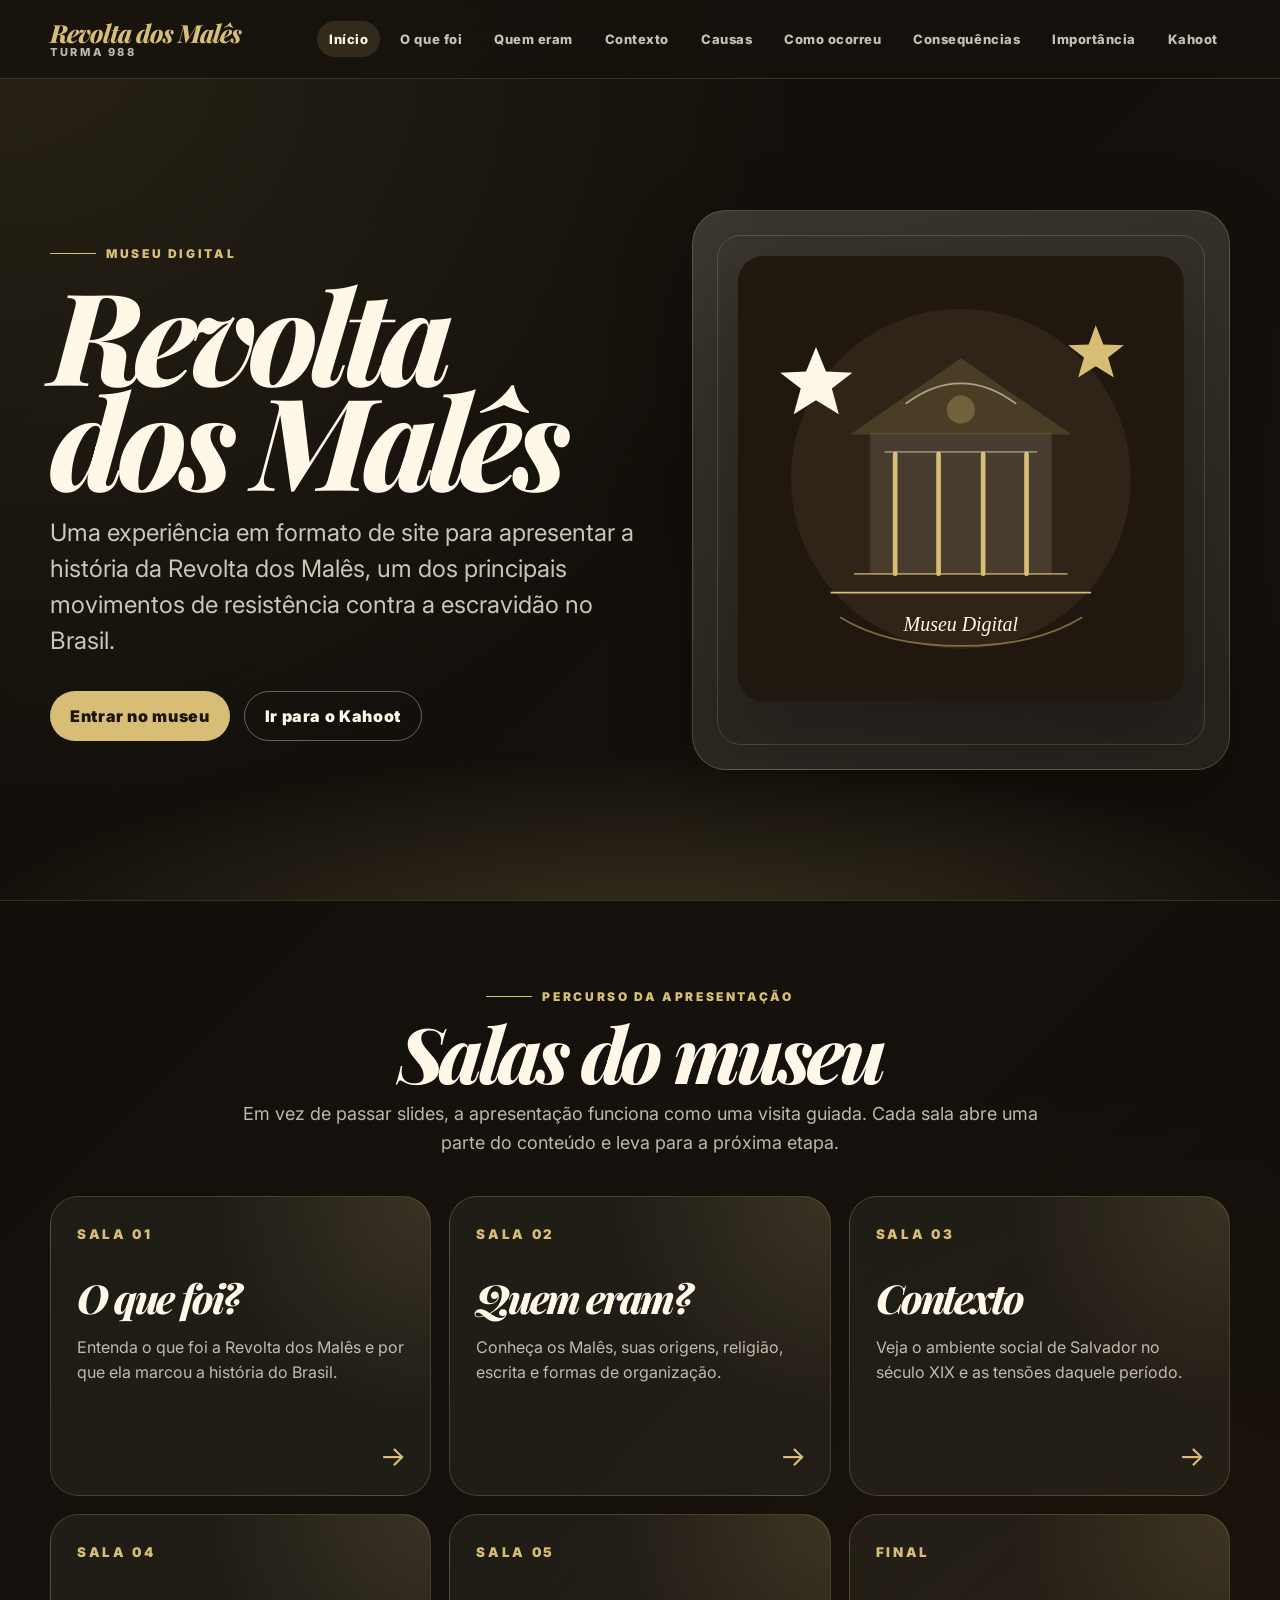
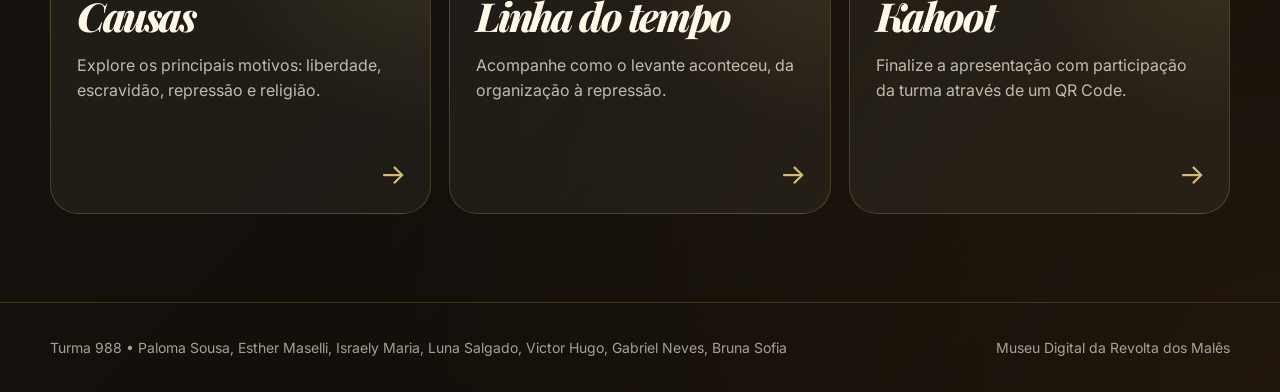
<file: index.html>
<!DOCTYPE html>
<html lang="pt-BR">
<head>
  <meta charset="UTF-8" />
  <meta name="viewport" content="width=device-width, initial-scale=1.0" />

  <title>Início | Revolta dos Malês</title>
  <meta name="description" content="Museu digital interativo sobre a Revolta dos Malês." />

  <link rel="preconnect" href="https://fonts.googleapis.com">
  <link rel="preconnect" href="https://fonts.gstatic.com" crossorigin>
  <link href="https://fonts.googleapis.com/css2?family=Inter:wght@500;600;700;800;900&family=Playfair+Display:ital,wght@1,600;1,700;1,800&display=swap" rel="stylesheet">

  <link rel="stylesheet" href="style.css" />
</head>

<body>
  <div class="site-shell">
    <header class="museum-header">
  <div class="navbar">
    <a class="logo" href="index.html">
      <span>Revolta dos Malês</span>
      <span>Turma 988</span>
    </a>

    <button class="menu-toggle" type="button" data-menu-toggle>Menu</button>

    <nav class="navlinks" data-navlinks>
      <a href="index.html">Início</a>
      <a href="o-que-foi.html">O que foi</a>
      <a href="quem-eram.html">Quem eram</a>
      <a href="contexto.html">Contexto</a>
      <a href="causas.html">Causas</a>
      <a href="como-ocorreu.html">Como ocorreu</a>
      <a href="consequencias.html">Consequências</a>
      <a href="importancia.html">Importância</a>
      <a href="kahoot.html">Kahoot</a>
    </nav>
  </div>
</header>

    <main>
  <section class="hero">
    <div class="hero-inner">
      <div class="reveal">
        <span class="kicker">Museu Digital</span>
        <h1>Revolta<br>dos Malês</h1>
        <p class="hero-copy">
          Uma experiência em formato de site para apresentar a história da Revolta dos Malês,
          um dos principais movimentos de resistência contra a escravidão no Brasil.
        </p>

        <div class="hero-actions">
          <a class="btn btn-primary" href="o-que-foi.html">Entrar no museu</a>
          <a class="btn btn-outline" href="kahoot.html">Ir para o Kahoot</a>
        </div>
      </div>

      <div class="museum-card reveal">
        <div class="exhibit-visual">
          <svg width="760" height="760" viewBox="0 0 760 760" fill="none" xmlns="http://www.w3.org/2000/svg" aria-label="Ilustração de fachada de museu digital">
  <rect width="760" height="760" rx="44" fill="#20170F"/>
  <circle cx="380" cy="380" r="290" fill="#D8BD77" opacity="0.08"/>
  <path d="M158 574H602" stroke="#D8BD77" stroke-width="3"/>
  <path d="M198 542H562" stroke="#D8BD77" stroke-width="3" opacity=".7"/>
  <path d="M226 303H534V542H226V303Z" fill="#EFE4CD" opacity=".12" stroke="#D8BD77" stroke-width="3"/>
  <path d="M196 303L380 176L564 303H196Z" fill="#D8BD77" opacity=".16" stroke="#D8BD77" stroke-width="3"/>
  <path d="M268 338V542M342 338V542M418 338V542M492 338V542" stroke="#D8BD77" stroke-width="8" stroke-linecap="round"/>
  <path d="M250 334H510" stroke="#EFE4CD" stroke-width="3" opacity=".45"/>
  <path d="M286 252C316 229 347 217 380 217C413 217 444 229 474 252" stroke="#EFE4CD" stroke-width="3" opacity=".6"/>
  <circle cx="380" cy="262" r="24" fill="#D8BD77" opacity=".28"/>
  <path d="M133 155L150 197L195 199L160 226L172 270L133 246L95 270L107 226L72 199L116 197L133 155Z" fill="#FFF8E9"/>
  <path d="M610 118L623 151L658 152L631 173L641 207L610 188L580 207L590 173L563 152L598 151L610 118Z" fill="#D8BD77"/>
  <path d="M587 616C540 645 471 665 381 665C291 665 221 645 174 616" stroke="#D8BD77" stroke-width="3" opacity=".5"/>
  <text x="380" y="640" text-anchor="middle" fill="#FFF8E9" font-family="Georgia" font-size="34" font-style="italic">Museu Digital</text>
</svg>
        </div>
      </div>
    </div>
  </section>

  <section class="section">
    <div class="container">
      <div class="section-head center reveal">
        <span class="kicker">Percurso da apresentação</span>
        <h2>Salas do museu</h2>
        <p>
          Em vez de passar slides, a apresentação funciona como uma visita guiada.
          Cada sala abre uma parte do conteúdo e leva para a próxima etapa.
        </p>
      </div>

      <div class="rooms-grid">
        <a class="room-card reveal" href="o-que-foi.html">
          <small>Sala 01</small>
          <h3>O que foi?</h3>
          <p>Entenda o que foi a Revolta dos Malês e por que ela marcou a história do Brasil.</p>
          <span class="arrow">→</span>
        </a>

        <a class="room-card reveal" href="quem-eram.html">
          <small>Sala 02</small>
          <h3>Quem eram?</h3>
          <p>Conheça os Malês, suas origens, religião, escrita e formas de organização.</p>
          <span class="arrow">→</span>
        </a>

        <a class="room-card reveal" href="contexto.html">
          <small>Sala 03</small>
          <h3>Contexto</h3>
          <p>Veja o ambiente social de Salvador no século XIX e as tensões daquele período.</p>
          <span class="arrow">→</span>
        </a>

        <a class="room-card reveal" href="causas.html">
          <small>Sala 04</small>
          <h3>Causas</h3>
          <p>Explore os principais motivos: liberdade, escravidão, repressão e religião.</p>
          <span class="arrow">→</span>
        </a>

        <a class="room-card reveal" href="como-ocorreu.html">
          <small>Sala 05</small>
          <h3>Linha do tempo</h3>
          <p>Acompanhe como o levante aconteceu, da organização à repressão.</p>
          <span class="arrow">→</span>
        </a>

        <a class="room-card reveal" href="kahoot.html">
          <small>Final</small>
          <h3>Kahoot</h3>
          <p>Finalize a apresentação com participação da turma através de um QR Code.</p>
          <span class="arrow">→</span>
        </a>
      </div>
    </div>
  </section>
</main>

    <footer class="footer">
  <div class="footer-inner">
    <span>Turma 988 • Paloma Sousa, Esther Maselli, Israely Maria, Luna Salgado, Victor Hugo, Gabriel Neves, Bruna Sofia</span>
    <span>Museu Digital da Revolta dos Malês</span>
  </div>
</footer>
  </div>

  <script src="config.js"></script>
  <script src="script.js"></script>
</body>
</html>
</file>
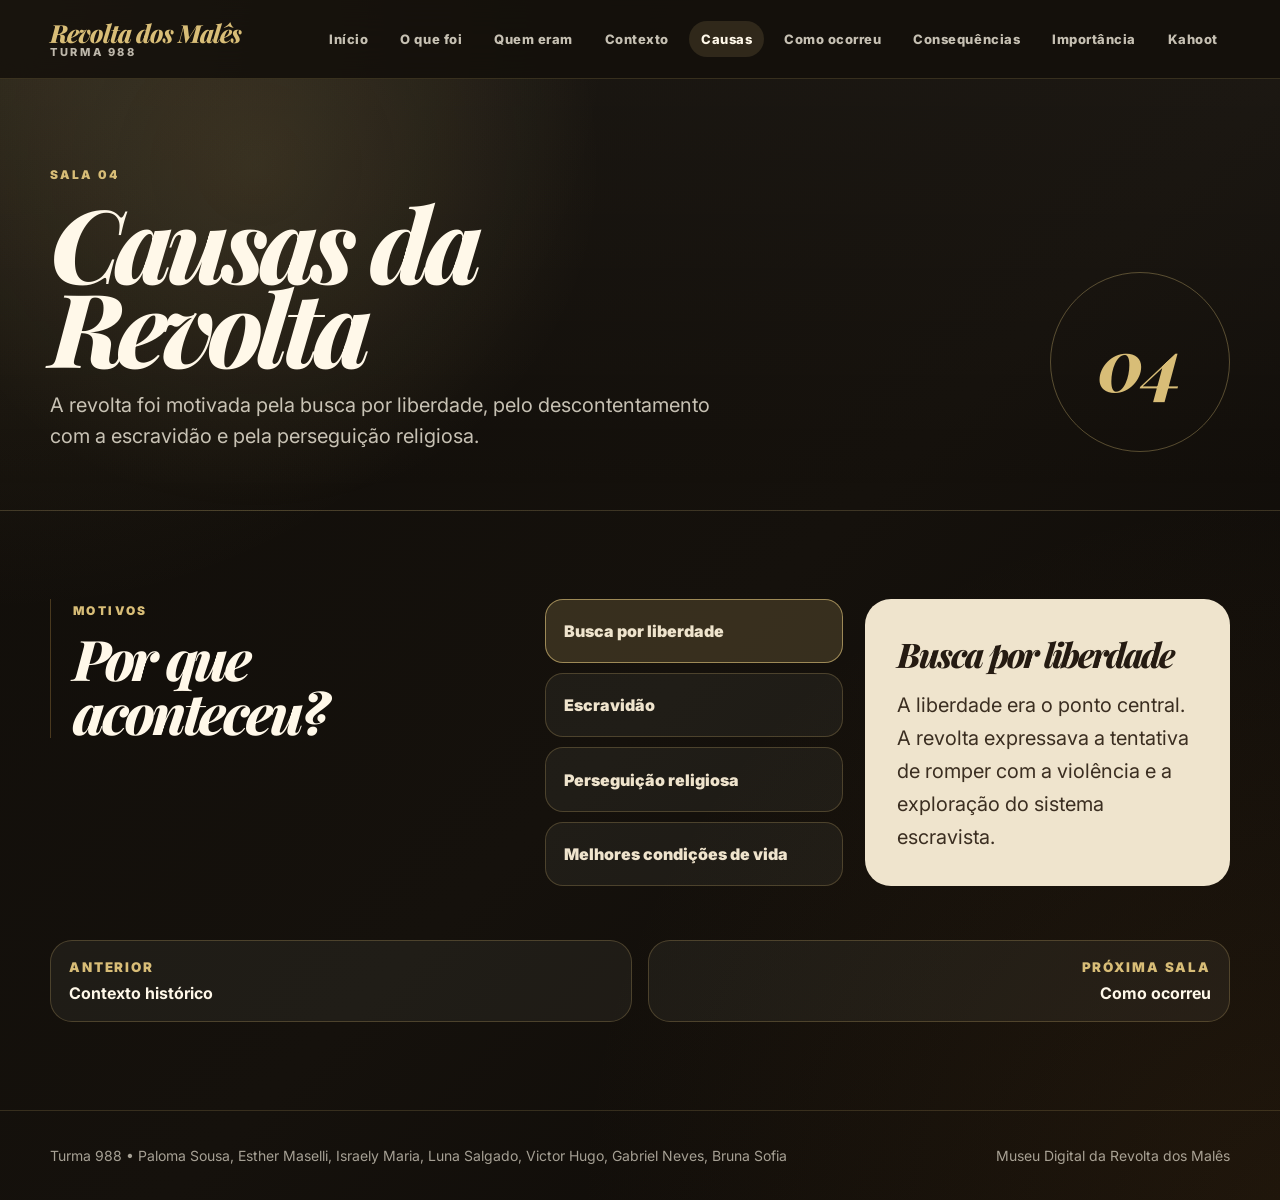
<file: causas.html>
<!DOCTYPE html>
<html lang="pt-BR">
<head>
  <meta charset="UTF-8" />
  <meta name="viewport" content="width=device-width, initial-scale=1.0" />

  <title>Causas da Revolta | Revolta dos Malês</title>
  <meta name="description" content="Museu digital interativo sobre a Revolta dos Malês." />

  <link rel="preconnect" href="https://fonts.googleapis.com">
  <link rel="preconnect" href="https://fonts.gstatic.com" crossorigin>
  <link href="https://fonts.googleapis.com/css2?family=Inter:wght@500;600;700;800;900&family=Playfair+Display:ital,wght@1,600;1,700;1,800&display=swap" rel="stylesheet">

  <link rel="stylesheet" href="style.css" />
</head>

<body>
  <div class="site-shell">
    <header class="museum-header">
  <div class="navbar">
    <a class="logo" href="index.html">
      <span>Revolta dos Malês</span>
      <span>Turma 988</span>
    </a>

    <button class="menu-toggle" type="button" data-menu-toggle>Menu</button>

    <nav class="navlinks" data-navlinks>
      <a href="index.html">Início</a>
      <a href="o-que-foi.html">O que foi</a>
      <a href="quem-eram.html">Quem eram</a>
      <a href="contexto.html">Contexto</a>
      <a href="causas.html">Causas</a>
      <a href="como-ocorreu.html">Como ocorreu</a>
      <a href="consequencias.html">Consequências</a>
      <a href="importancia.html">Importância</a>
      <a href="kahoot.html">Kahoot</a>
    </nav>
  </div>
</header>

    <main>
  <section class="page-hero">
    <div class="page-hero-inner">
      <div class="reveal">
        <div class="breadcrumb">Sala 04</div>
        <h1>Causas da Revolta</h1>
        <p>A revolta foi motivada pela busca por liberdade, pelo descontentamento com a escravidão e pela perseguição religiosa.</p>
      </div>
      <div class="room-number reveal">04</div>
    </div>
  </section>

  <section class="section">
    <div class="container content-grid">
      <aside class="side-label reveal">
        <span>Motivos</span>
        <h2>Por que aconteceu?</h2>
      </aside>

      <div class="cause-tabs reveal">
      <div class="tab-buttons">
        <button class="tab-btn active" type="button" data-tab="liberdade">Busca por liberdade</button>
        <button class="tab-btn" type="button" data-tab="escravidao">Escravidão</button>
        <button class="tab-btn" type="button" data-tab="religiao">Perseguição religiosa</button>
        <button class="tab-btn" type="button" data-tab="vida">Melhores condições de vida</button>
      </div>
      <div class="tab-content">
        <h3 data-tab-title>Busca por liberdade</h3>
        <p data-tab-text>A liberdade era o ponto central. A revolta expressava a tentativa de romper com a violência e a exploração do sistema escravista.</p>
      </div>
    </div>
    </div>

    <div class="container">
      <div class="pager">
        <a href="contexto.html">
          <small>Anterior</small>
          <strong>Contexto histórico</strong>
        </a>
        <a href="como-ocorreu.html">
          <small>Próxima sala</small>
          <strong>Como ocorreu</strong>
        </a>
      </div>
    </div>
  </section>
</main>

    <footer class="footer">
  <div class="footer-inner">
    <span>Turma 988 • Paloma Sousa, Esther Maselli, Israely Maria, Luna Salgado, Victor Hugo, Gabriel Neves, Bruna Sofia</span>
    <span>Museu Digital da Revolta dos Malês</span>
  </div>
</footer>
  </div>

  <script src="config.js"></script>
  <script src="script.js"></script>
</body>
</html>
</file>
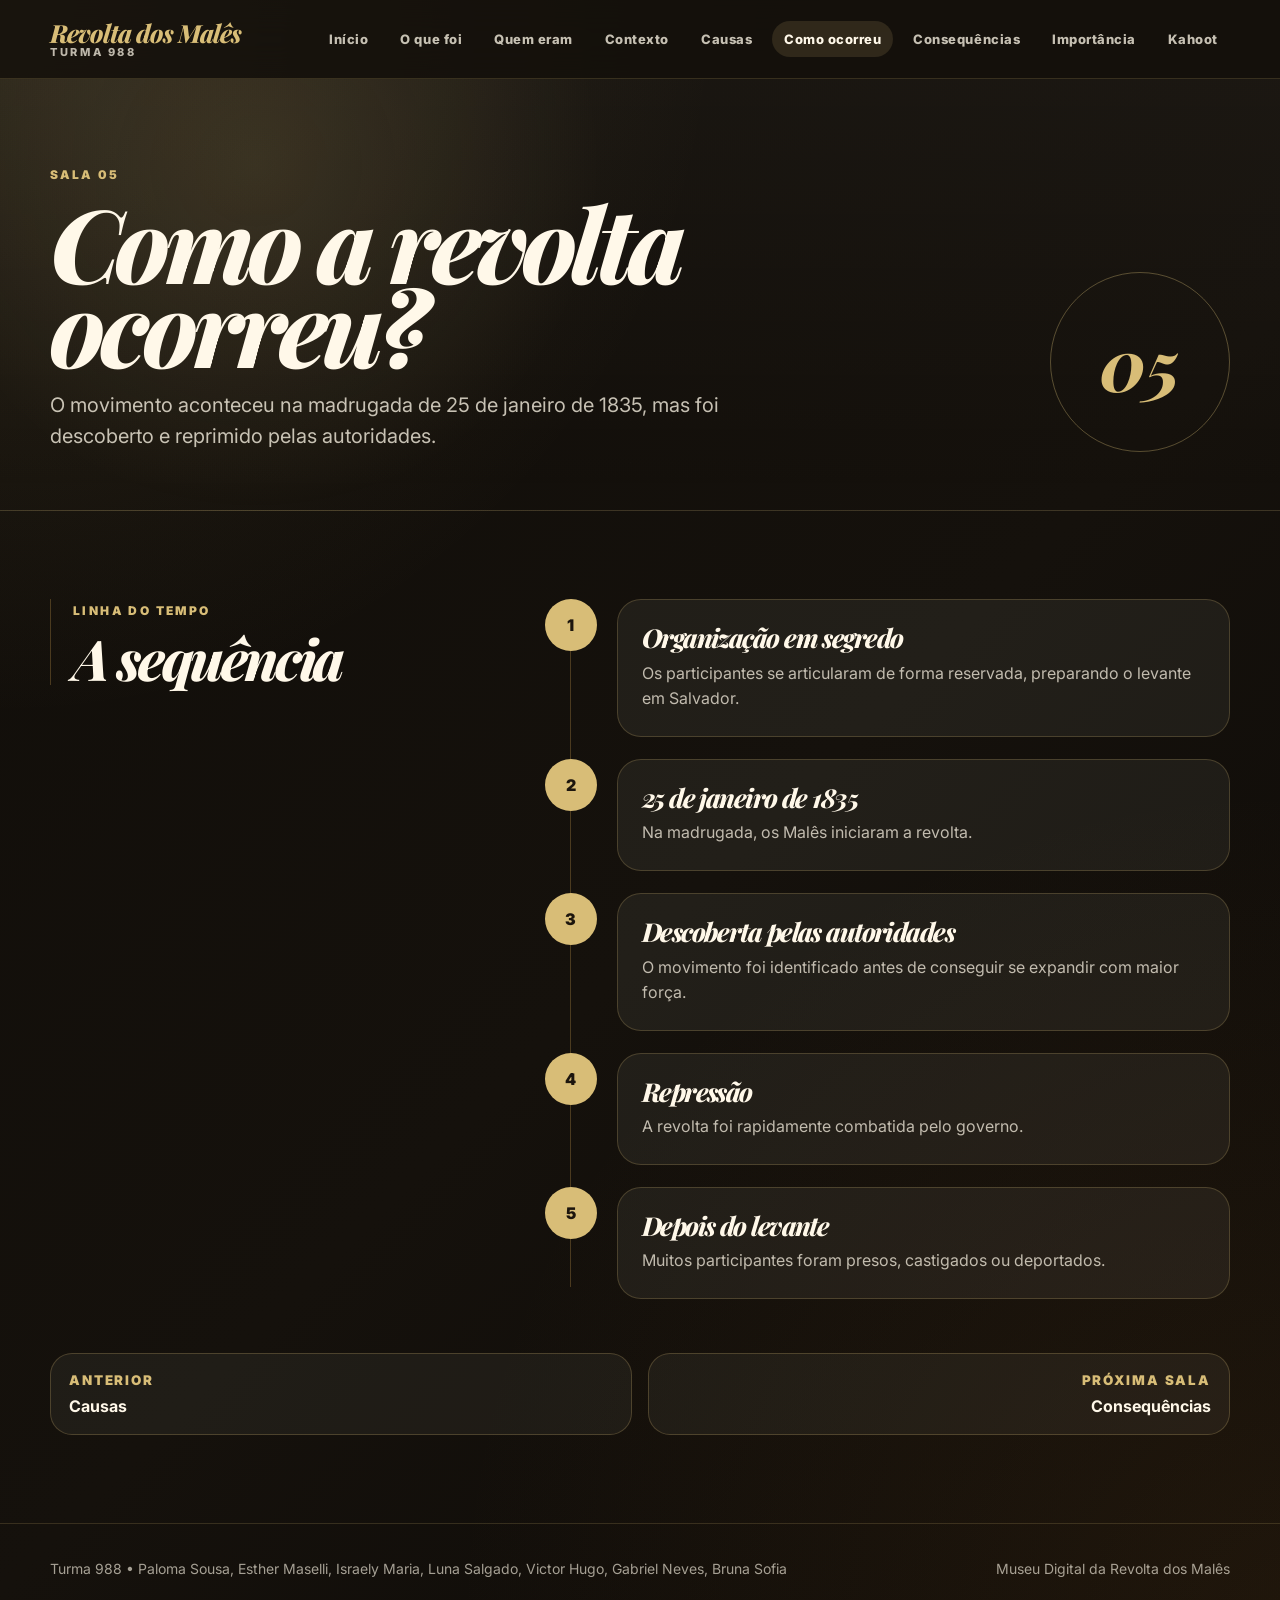
<file: como-ocorreu.html>
<!DOCTYPE html>
<html lang="pt-BR">
<head>
  <meta charset="UTF-8" />
  <meta name="viewport" content="width=device-width, initial-scale=1.0" />

  <title>Como a revolta ocorreu? | Revolta dos Malês</title>
  <meta name="description" content="Museu digital interativo sobre a Revolta dos Malês." />

  <link rel="preconnect" href="https://fonts.googleapis.com">
  <link rel="preconnect" href="https://fonts.gstatic.com" crossorigin>
  <link href="https://fonts.googleapis.com/css2?family=Inter:wght@500;600;700;800;900&family=Playfair+Display:ital,wght@1,600;1,700;1,800&display=swap" rel="stylesheet">

  <link rel="stylesheet" href="style.css" />
</head>

<body>
  <div class="site-shell">
    <header class="museum-header">
  <div class="navbar">
    <a class="logo" href="index.html">
      <span>Revolta dos Malês</span>
      <span>Turma 988</span>
    </a>

    <button class="menu-toggle" type="button" data-menu-toggle>Menu</button>

    <nav class="navlinks" data-navlinks>
      <a href="index.html">Início</a>
      <a href="o-que-foi.html">O que foi</a>
      <a href="quem-eram.html">Quem eram</a>
      <a href="contexto.html">Contexto</a>
      <a href="causas.html">Causas</a>
      <a href="como-ocorreu.html">Como ocorreu</a>
      <a href="consequencias.html">Consequências</a>
      <a href="importancia.html">Importância</a>
      <a href="kahoot.html">Kahoot</a>
    </nav>
  </div>
</header>

    <main>
  <section class="page-hero">
    <div class="page-hero-inner">
      <div class="reveal">
        <div class="breadcrumb">Sala 05</div>
        <h1>Como a revolta ocorreu?</h1>
        <p>O movimento aconteceu na madrugada de 25 de janeiro de 1835, mas foi descoberto e reprimido pelas autoridades.</p>
      </div>
      <div class="room-number reveal">05</div>
    </div>
  </section>

  <section class="section">
    <div class="container content-grid">
      <aside class="side-label reveal">
        <span>Linha do tempo</span>
        <h2>A sequência</h2>
      </aside>

      <div class="timeline reveal">
      <div class="timeline-item">
        <span class="dot">1</span>
        <div class="timeline-card">
          <h3>Organização em segredo</h3>
          <p>Os participantes se articularam de forma reservada, preparando o levante em Salvador.</p>
        </div>
      </div>
      <div class="timeline-item">
        <span class="dot">2</span>
        <div class="timeline-card">
          <h3>25 de janeiro de 1835</h3>
          <p>Na madrugada, os Malês iniciaram a revolta.</p>
        </div>
      </div>
      <div class="timeline-item">
        <span class="dot">3</span>
        <div class="timeline-card">
          <h3>Descoberta pelas autoridades</h3>
          <p>O movimento foi identificado antes de conseguir se expandir com maior força.</p>
        </div>
      </div>
      <div class="timeline-item">
        <span class="dot">4</span>
        <div class="timeline-card">
          <h3>Repressão</h3>
          <p>A revolta foi rapidamente combatida pelo governo.</p>
        </div>
      </div>
      <div class="timeline-item">
        <span class="dot">5</span>
        <div class="timeline-card">
          <h3>Depois do levante</h3>
          <p>Muitos participantes foram presos, castigados ou deportados.</p>
        </div>
      </div>
    </div>
    </div>

    <div class="container">
      <div class="pager">
        <a href="causas.html">
          <small>Anterior</small>
          <strong>Causas</strong>
        </a>
        <a href="consequencias.html">
          <small>Próxima sala</small>
          <strong>Consequências</strong>
        </a>
      </div>
    </div>
  </section>
</main>

    <footer class="footer">
  <div class="footer-inner">
    <span>Turma 988 • Paloma Sousa, Esther Maselli, Israely Maria, Luna Salgado, Victor Hugo, Gabriel Neves, Bruna Sofia</span>
    <span>Museu Digital da Revolta dos Malês</span>
  </div>
</footer>
  </div>

  <script src="config.js"></script>
  <script src="script.js"></script>
</body>
</html>
</file>
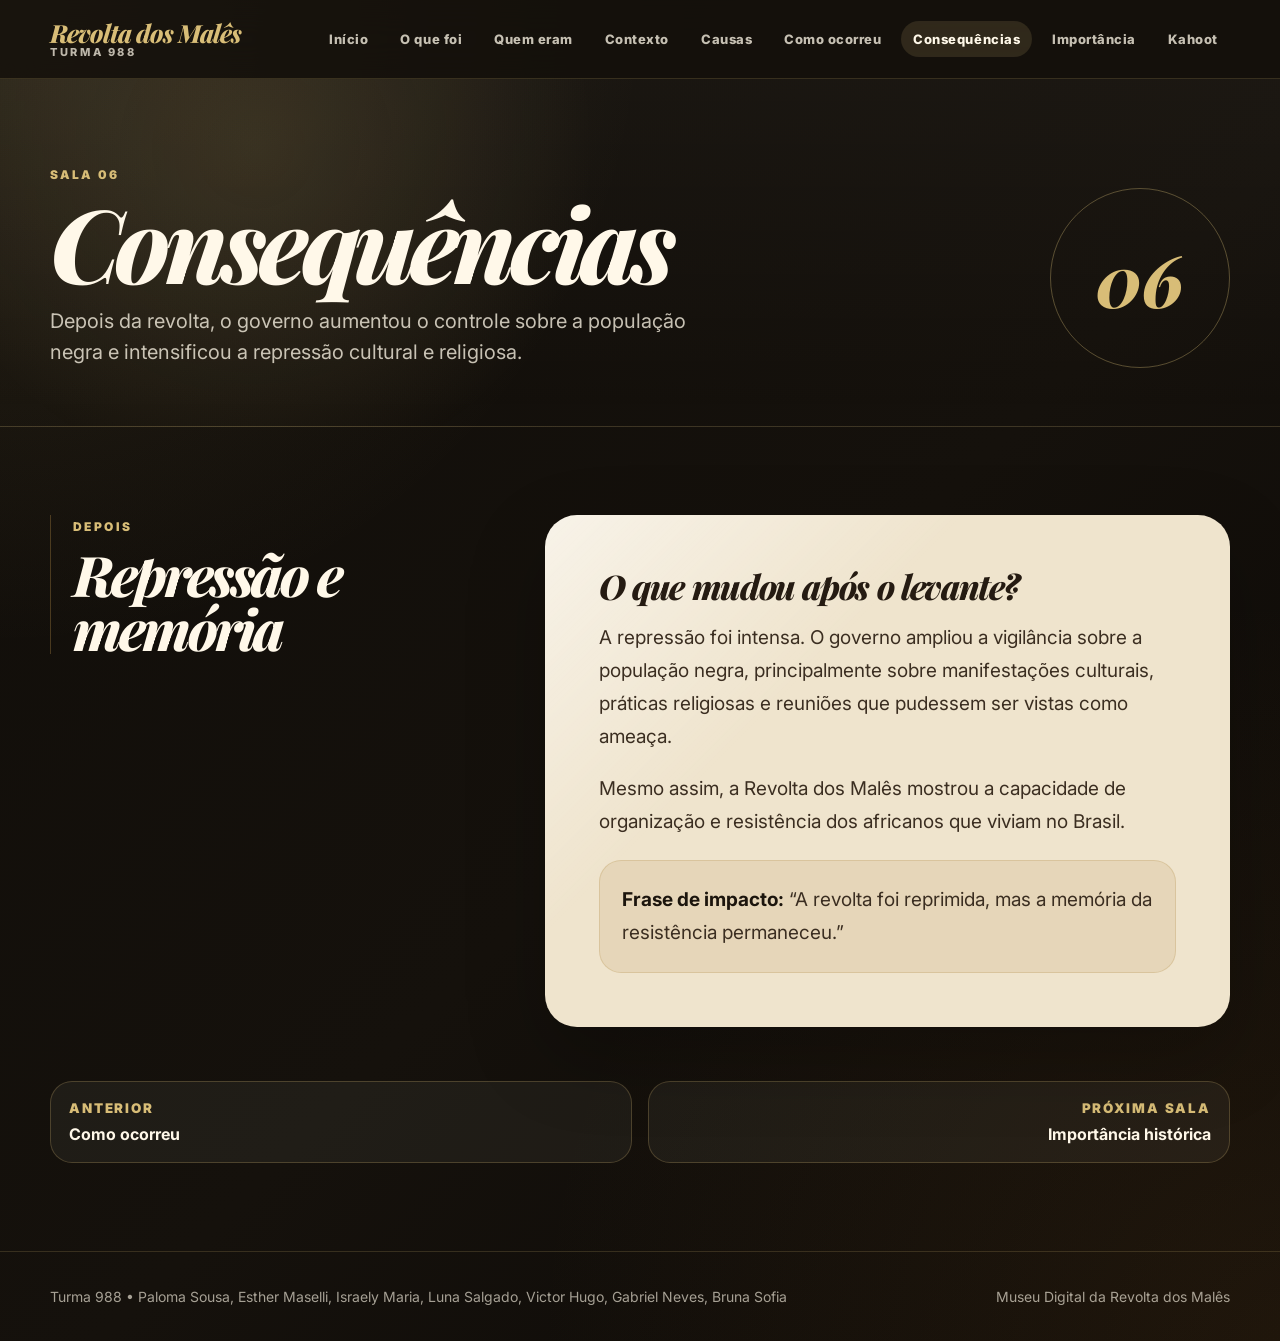
<file: consequencias.html>
<!DOCTYPE html>
<html lang="pt-BR">
<head>
  <meta charset="UTF-8" />
  <meta name="viewport" content="width=device-width, initial-scale=1.0" />

  <title>Consequências | Revolta dos Malês</title>
  <meta name="description" content="Museu digital interativo sobre a Revolta dos Malês." />

  <link rel="preconnect" href="https://fonts.googleapis.com">
  <link rel="preconnect" href="https://fonts.gstatic.com" crossorigin>
  <link href="https://fonts.googleapis.com/css2?family=Inter:wght@500;600;700;800;900&family=Playfair+Display:ital,wght@1,600;1,700;1,800&display=swap" rel="stylesheet">

  <link rel="stylesheet" href="style.css" />
</head>

<body>
  <div class="site-shell">
    <header class="museum-header">
  <div class="navbar">
    <a class="logo" href="index.html">
      <span>Revolta dos Malês</span>
      <span>Turma 988</span>
    </a>

    <button class="menu-toggle" type="button" data-menu-toggle>Menu</button>

    <nav class="navlinks" data-navlinks>
      <a href="index.html">Início</a>
      <a href="o-que-foi.html">O que foi</a>
      <a href="quem-eram.html">Quem eram</a>
      <a href="contexto.html">Contexto</a>
      <a href="causas.html">Causas</a>
      <a href="como-ocorreu.html">Como ocorreu</a>
      <a href="consequencias.html">Consequências</a>
      <a href="importancia.html">Importância</a>
      <a href="kahoot.html">Kahoot</a>
    </nav>
  </div>
</header>

    <main>
  <section class="page-hero">
    <div class="page-hero-inner">
      <div class="reveal">
        <div class="breadcrumb">Sala 06</div>
        <h1>Consequências</h1>
        <p>Depois da revolta, o governo aumentou o controle sobre a população negra e intensificou a repressão cultural e religiosa.</p>
      </div>
      <div class="room-number reveal">06</div>
    </div>
  </section>

  <section class="section">
    <div class="container content-grid">
      <aside class="side-label reveal">
        <span>Depois</span>
        <h2>Repressão e memória</h2>
      </aside>

      <article class="article-card reveal">
      <h3>O que mudou após o levante?</h3>
      <p>
        A repressão foi intensa. O governo ampliou a vigilância sobre a população negra, principalmente sobre
        manifestações culturais, práticas religiosas e reuniões que pudessem ser vistas como ameaça.
      </p>
      <p>
        Mesmo assim, a Revolta dos Malês mostrou a capacidade de organização e resistência dos africanos que viviam no Brasil.
      </p>
      <div class="highlight-box">
        <p><strong>Frase de impacto:</strong> “A revolta foi reprimida, mas a memória da resistência permaneceu.”</p>
      </div>
    </article>
    </div>

    <div class="container">
      <div class="pager">
        <a href="como-ocorreu.html">
          <small>Anterior</small>
          <strong>Como ocorreu</strong>
        </a>
        <a href="importancia.html">
          <small>Próxima sala</small>
          <strong>Importância histórica</strong>
        </a>
      </div>
    </div>
  </section>
</main>

    <footer class="footer">
  <div class="footer-inner">
    <span>Turma 988 • Paloma Sousa, Esther Maselli, Israely Maria, Luna Salgado, Victor Hugo, Gabriel Neves, Bruna Sofia</span>
    <span>Museu Digital da Revolta dos Malês</span>
  </div>
</footer>
  </div>

  <script src="config.js"></script>
  <script src="script.js"></script>
</body>
</html>
</file>
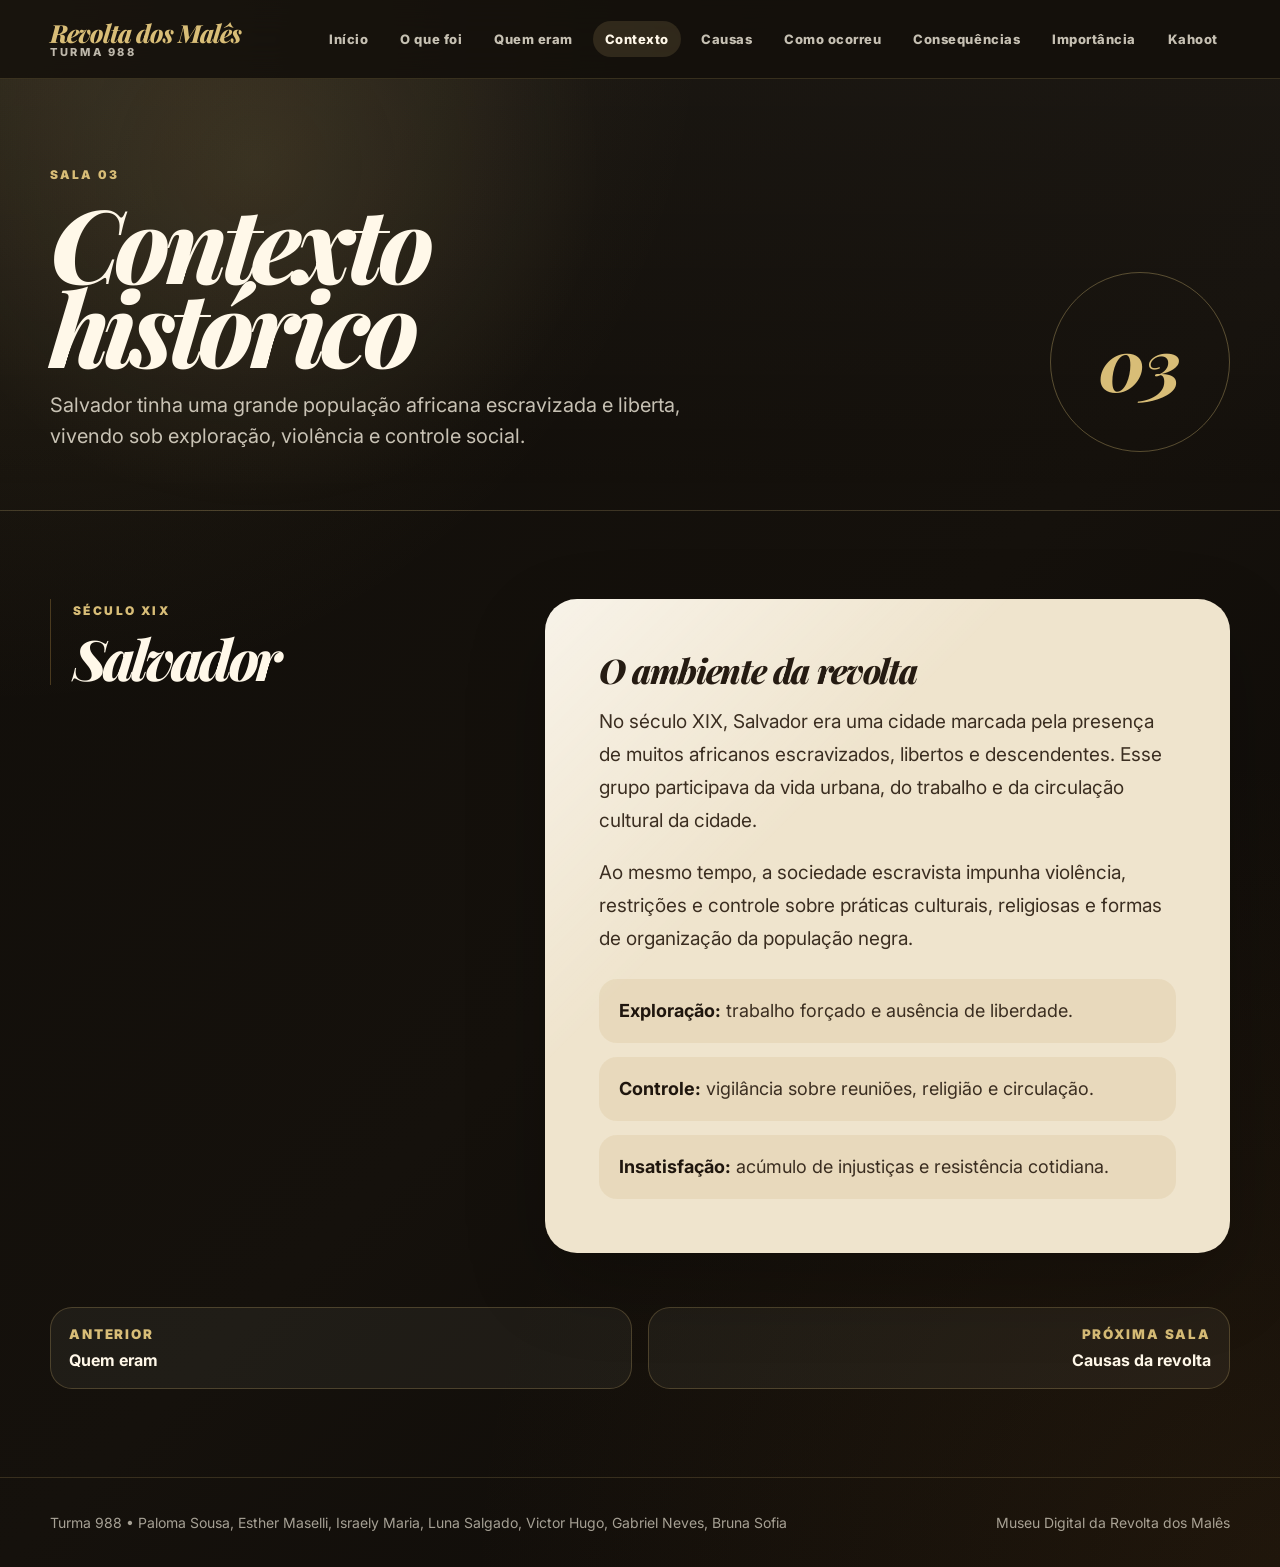
<file: contexto.html>
<!DOCTYPE html>
<html lang="pt-BR">
<head>
  <meta charset="UTF-8" />
  <meta name="viewport" content="width=device-width, initial-scale=1.0" />

  <title>Contexto histórico | Revolta dos Malês</title>
  <meta name="description" content="Museu digital interativo sobre a Revolta dos Malês." />

  <link rel="preconnect" href="https://fonts.googleapis.com">
  <link rel="preconnect" href="https://fonts.gstatic.com" crossorigin>
  <link href="https://fonts.googleapis.com/css2?family=Inter:wght@500;600;700;800;900&family=Playfair+Display:ital,wght@1,600;1,700;1,800&display=swap" rel="stylesheet">

  <link rel="stylesheet" href="style.css" />
</head>

<body>
  <div class="site-shell">
    <header class="museum-header">
  <div class="navbar">
    <a class="logo" href="index.html">
      <span>Revolta dos Malês</span>
      <span>Turma 988</span>
    </a>

    <button class="menu-toggle" type="button" data-menu-toggle>Menu</button>

    <nav class="navlinks" data-navlinks>
      <a href="index.html">Início</a>
      <a href="o-que-foi.html">O que foi</a>
      <a href="quem-eram.html">Quem eram</a>
      <a href="contexto.html">Contexto</a>
      <a href="causas.html">Causas</a>
      <a href="como-ocorreu.html">Como ocorreu</a>
      <a href="consequencias.html">Consequências</a>
      <a href="importancia.html">Importância</a>
      <a href="kahoot.html">Kahoot</a>
    </nav>
  </div>
</header>

    <main>
  <section class="page-hero">
    <div class="page-hero-inner">
      <div class="reveal">
        <div class="breadcrumb">Sala 03</div>
        <h1>Contexto histórico</h1>
        <p>Salvador tinha uma grande população africana escravizada e liberta, vivendo sob exploração, violência e controle social.</p>
      </div>
      <div class="room-number reveal">03</div>
    </div>
  </section>

  <section class="section">
    <div class="container content-grid">
      <aside class="side-label reveal">
        <span>Século XIX</span>
        <h2>Salvador</h2>
      </aside>

      <article class="article-card reveal">
      <h3>O ambiente da revolta</h3>
      <p>
        No século XIX, Salvador era uma cidade marcada pela presença de muitos africanos escravizados,
        libertos e descendentes. Esse grupo participava da vida urbana, do trabalho e da circulação cultural da cidade.
      </p>
      <p>
        Ao mesmo tempo, a sociedade escravista impunha violência, restrições e controle sobre práticas culturais,
        religiosas e formas de organização da população negra.
      </p>
      <ul class="fact-list">
        <li><strong>Exploração:</strong> trabalho forçado e ausência de liberdade.</li>
        <li><strong>Controle:</strong> vigilância sobre reuniões, religião e circulação.</li>
        <li><strong>Insatisfação:</strong> acúmulo de injustiças e resistência cotidiana.</li>
      </ul>
    </article>
    </div>

    <div class="container">
      <div class="pager">
        <a href="quem-eram.html">
          <small>Anterior</small>
          <strong>Quem eram</strong>
        </a>
        <a href="causas.html">
          <small>Próxima sala</small>
          <strong>Causas da revolta</strong>
        </a>
      </div>
    </div>
  </section>
</main>

    <footer class="footer">
  <div class="footer-inner">
    <span>Turma 988 • Paloma Sousa, Esther Maselli, Israely Maria, Luna Salgado, Victor Hugo, Gabriel Neves, Bruna Sofia</span>
    <span>Museu Digital da Revolta dos Malês</span>
  </div>
</footer>
  </div>

  <script src="config.js"></script>
  <script src="script.js"></script>
</body>
</html>
</file>
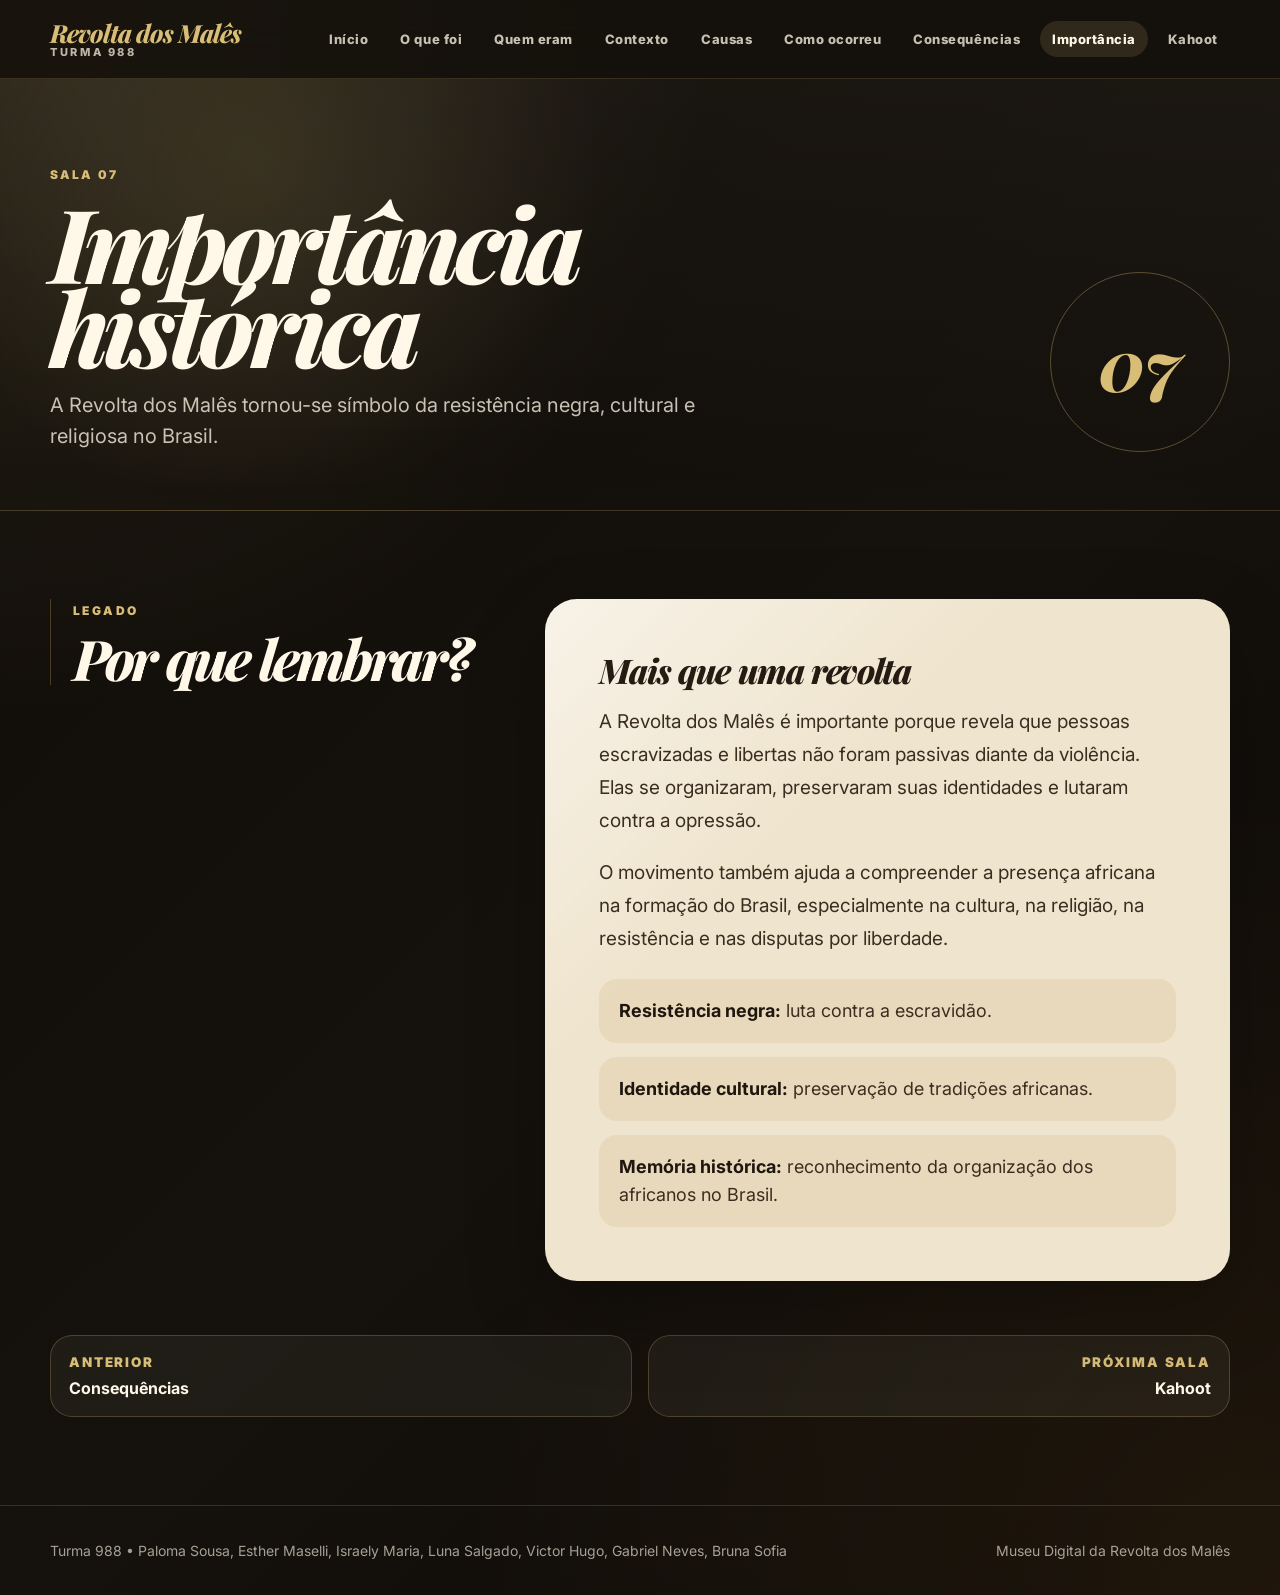
<file: importancia.html>
<!DOCTYPE html>
<html lang="pt-BR">
<head>
  <meta charset="UTF-8" />
  <meta name="viewport" content="width=device-width, initial-scale=1.0" />

  <title>Importância histórica | Revolta dos Malês</title>
  <meta name="description" content="Museu digital interativo sobre a Revolta dos Malês." />

  <link rel="preconnect" href="https://fonts.googleapis.com">
  <link rel="preconnect" href="https://fonts.gstatic.com" crossorigin>
  <link href="https://fonts.googleapis.com/css2?family=Inter:wght@500;600;700;800;900&family=Playfair+Display:ital,wght@1,600;1,700;1,800&display=swap" rel="stylesheet">

  <link rel="stylesheet" href="style.css" />
</head>

<body>
  <div class="site-shell">
    <header class="museum-header">
  <div class="navbar">
    <a class="logo" href="index.html">
      <span>Revolta dos Malês</span>
      <span>Turma 988</span>
    </a>

    <button class="menu-toggle" type="button" data-menu-toggle>Menu</button>

    <nav class="navlinks" data-navlinks>
      <a href="index.html">Início</a>
      <a href="o-que-foi.html">O que foi</a>
      <a href="quem-eram.html">Quem eram</a>
      <a href="contexto.html">Contexto</a>
      <a href="causas.html">Causas</a>
      <a href="como-ocorreu.html">Como ocorreu</a>
      <a href="consequencias.html">Consequências</a>
      <a href="importancia.html">Importância</a>
      <a href="kahoot.html">Kahoot</a>
    </nav>
  </div>
</header>

    <main>
  <section class="page-hero">
    <div class="page-hero-inner">
      <div class="reveal">
        <div class="breadcrumb">Sala 07</div>
        <h1>Importância histórica</h1>
        <p>A Revolta dos Malês tornou-se símbolo da resistência negra, cultural e religiosa no Brasil.</p>
      </div>
      <div class="room-number reveal">07</div>
    </div>
  </section>

  <section class="section">
    <div class="container content-grid">
      <aside class="side-label reveal">
        <span>Legado</span>
        <h2>Por que lembrar?</h2>
      </aside>

      <article class="article-card reveal">
      <h3>Mais que uma revolta</h3>
      <p>
        A Revolta dos Malês é importante porque revela que pessoas escravizadas e libertas não foram passivas diante da violência.
        Elas se organizaram, preservaram suas identidades e lutaram contra a opressão.
      </p>
      <p>
        O movimento também ajuda a compreender a presença africana na formação do Brasil, especialmente na cultura,
        na religião, na resistência e nas disputas por liberdade.
      </p>
      <ul class="fact-list">
        <li><strong>Resistência negra:</strong> luta contra a escravidão.</li>
        <li><strong>Identidade cultural:</strong> preservação de tradições africanas.</li>
        <li><strong>Memória histórica:</strong> reconhecimento da organização dos africanos no Brasil.</li>
      </ul>
    </article>
    </div>

    <div class="container">
      <div class="pager">
        <a href="consequencias.html">
          <small>Anterior</small>
          <strong>Consequências</strong>
        </a>
        <a href="kahoot.html">
          <small>Próxima sala</small>
          <strong>Kahoot</strong>
        </a>
      </div>
    </div>
  </section>
</main>

    <footer class="footer">
  <div class="footer-inner">
    <span>Turma 988 • Paloma Sousa, Esther Maselli, Israely Maria, Luna Salgado, Victor Hugo, Gabriel Neves, Bruna Sofia</span>
    <span>Museu Digital da Revolta dos Malês</span>
  </div>
</footer>
  </div>

  <script src="config.js"></script>
  <script src="script.js"></script>
</body>
</html>
</file>
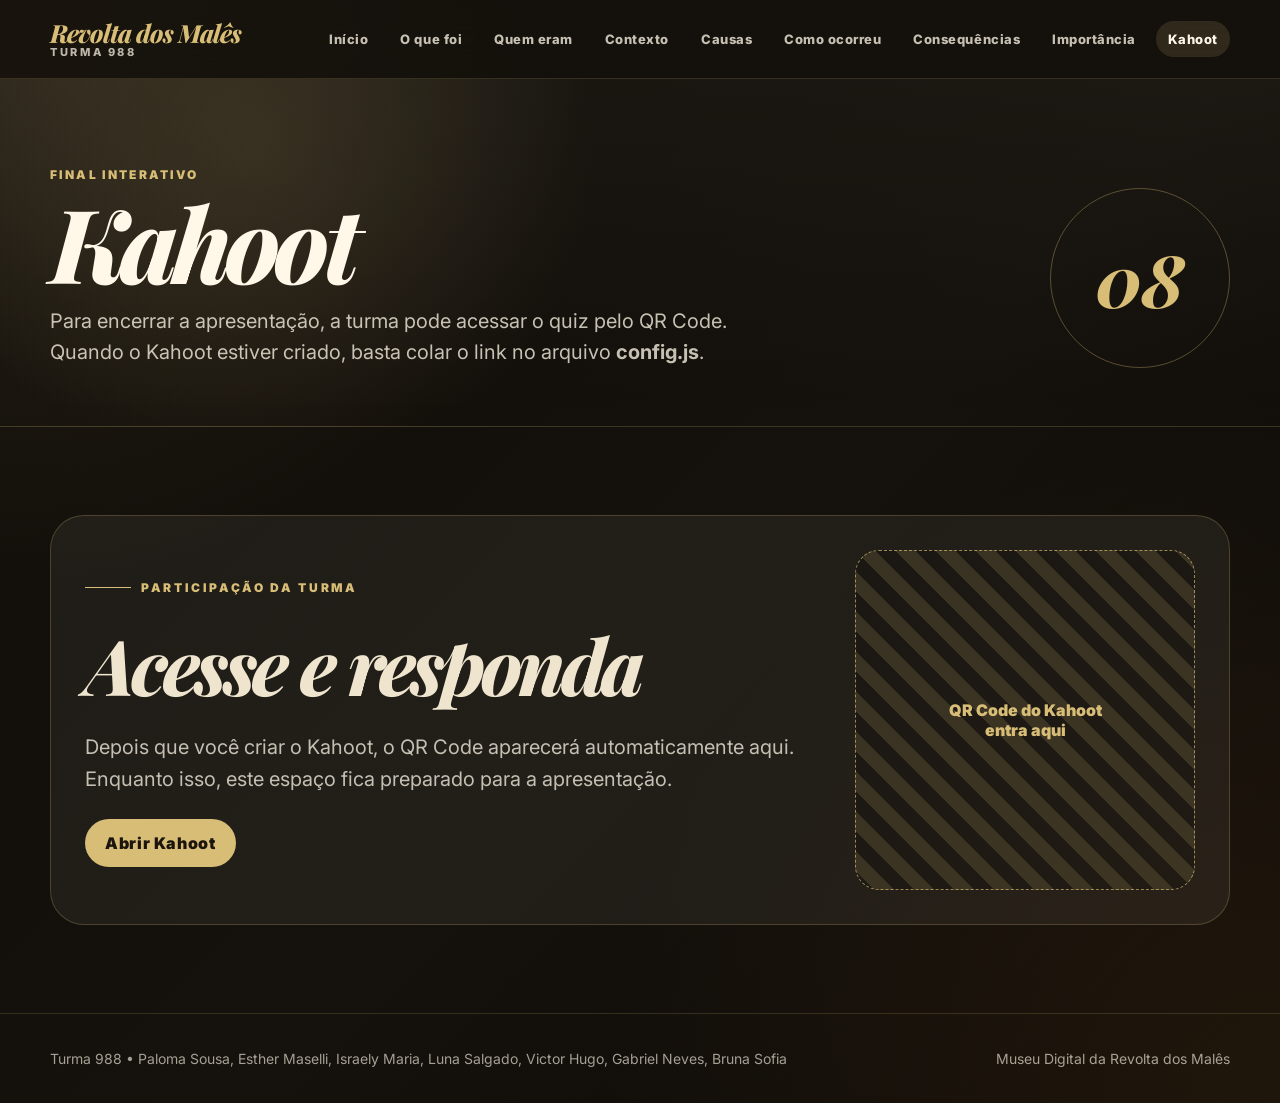
<file: kahoot.html>
<!DOCTYPE html>
<html lang="pt-BR">
<head>
  <meta charset="UTF-8" />
  <meta name="viewport" content="width=device-width, initial-scale=1.0" />

  <title>Kahoot | Revolta dos Malês</title>
  <meta name="description" content="Museu digital interativo sobre a Revolta dos Malês." />

  <link rel="preconnect" href="https://fonts.googleapis.com">
  <link rel="preconnect" href="https://fonts.gstatic.com" crossorigin>
  <link href="https://fonts.googleapis.com/css2?family=Inter:wght@500;600;700;800;900&family=Playfair+Display:ital,wght@1,600;1,700;1,800&display=swap" rel="stylesheet">

  <link rel="stylesheet" href="style.css" />
</head>

<body>
  <div class="site-shell">
    <header class="museum-header">
  <div class="navbar">
    <a class="logo" href="index.html">
      <span>Revolta dos Malês</span>
      <span>Turma 988</span>
    </a>

    <button class="menu-toggle" type="button" data-menu-toggle>Menu</button>

    <nav class="navlinks" data-navlinks>
      <a href="index.html">Início</a>
      <a href="o-que-foi.html">O que foi</a>
      <a href="quem-eram.html">Quem eram</a>
      <a href="contexto.html">Contexto</a>
      <a href="causas.html">Causas</a>
      <a href="como-ocorreu.html">Como ocorreu</a>
      <a href="consequencias.html">Consequências</a>
      <a href="importancia.html">Importância</a>
      <a href="kahoot.html">Kahoot</a>
    </nav>
  </div>
</header>

    <main>
  <section class="page-hero">
    <div class="page-hero-inner">
      <div class="reveal">
        <div class="breadcrumb">Final interativo</div>
        <h1>Kahoot</h1>
        <p>
          Para encerrar a apresentação, a turma pode acessar o quiz pelo QR Code.
          Quando o Kahoot estiver criado, basta colar o link no arquivo <strong>config.js</strong>.
        </p>
      </div>
      <div class="room-number reveal">08</div>
    </div>
  </section>

  <section class="section">
    <div class="container">
      <div class="kahoot-panel reveal">
        <div>
          <span class="kicker">Participação da turma</span>
          <h2 class="room-title" style="font-size:clamp(46px,6vw,86px); margin:18px 0 16px;">Acesse e responda</h2>
          <p style="color:rgba(255,248,233,.74); font-size:20px; line-height:1.6; margin:0 0 24px;">
            Depois que você criar o Kahoot, o QR Code aparecerá automaticamente aqui.
            Enquanto isso, este espaço fica preparado para a apresentação.
          </p>
          <a class="btn btn-primary" href="https://kahoot.it/challenge/05676581?challenge-id=042364de-2f4a-46f1-ac21-e7b99dd01cd8_1783303010552" target="_blank" rel="noreferrer" data-kahoot-link>Abrir Kahoot</a>
        </div>

        <div class="qr-box" data-qr>
          QR Code do Kahoot<br>entra aqui
        </div>
      </div>
    </div>
  </section>
</main>

    <footer class="footer">
  <div class="footer-inner">
    <span>Turma 988 • Paloma Sousa, Esther Maselli, Israely Maria, Luna Salgado, Victor Hugo, Gabriel Neves, Bruna Sofia</span>
    <span>Museu Digital da Revolta dos Malês</span>
  </div>
</footer>
  </div>

  <script src="config.js"></script>
  <script src="script.js"></script>
</body>
</html>
</file>
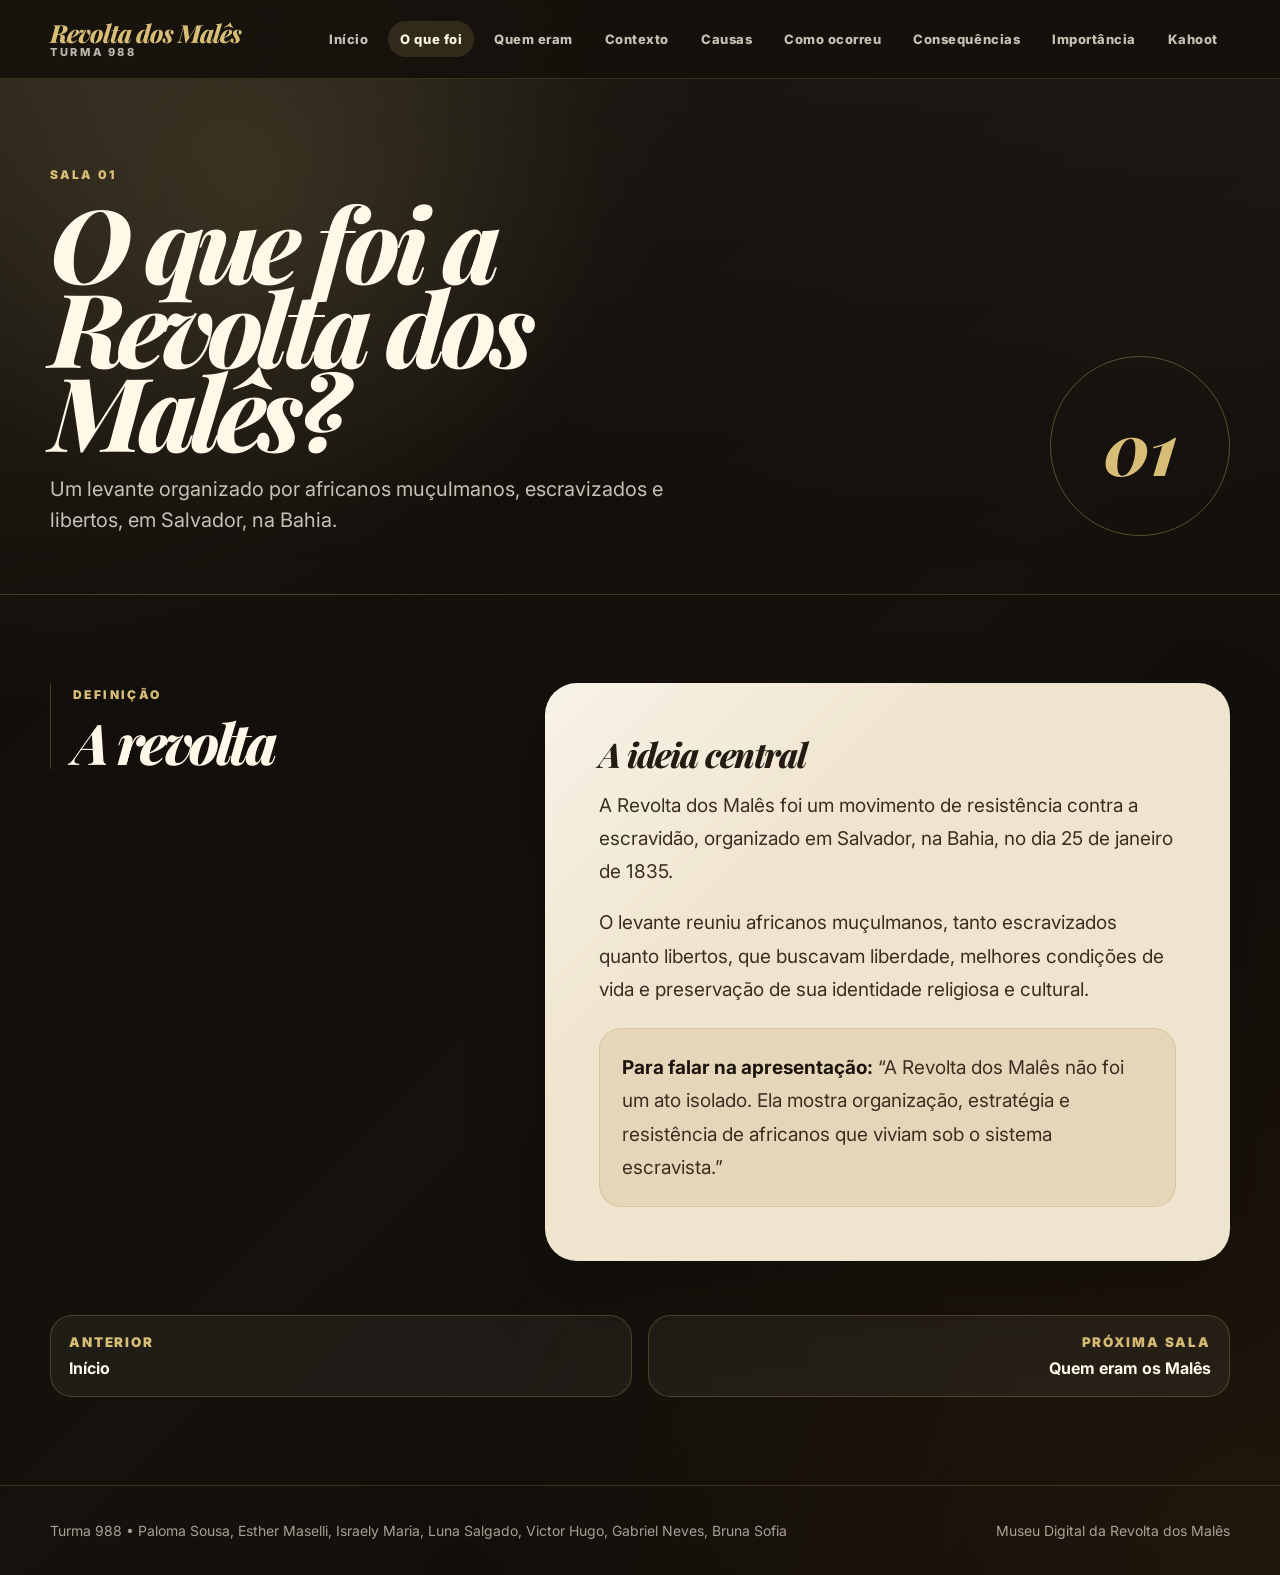
<file: o-que-foi.html>
<!DOCTYPE html>
<html lang="pt-BR">
<head>
  <meta charset="UTF-8" />
  <meta name="viewport" content="width=device-width, initial-scale=1.0" />

  <title>O que foi a Revolta dos Malês? | Revolta dos Malês</title>
  <meta name="description" content="Museu digital interativo sobre a Revolta dos Malês." />

  <link rel="preconnect" href="https://fonts.googleapis.com">
  <link rel="preconnect" href="https://fonts.gstatic.com" crossorigin>
  <link href="https://fonts.googleapis.com/css2?family=Inter:wght@500;600;700;800;900&family=Playfair+Display:ital,wght@1,600;1,700;1,800&display=swap" rel="stylesheet">

  <link rel="stylesheet" href="style.css" />
</head>

<body>
  <div class="site-shell">
    <header class="museum-header">
  <div class="navbar">
    <a class="logo" href="index.html">
      <span>Revolta dos Malês</span>
      <span>Turma 988</span>
    </a>

    <button class="menu-toggle" type="button" data-menu-toggle>Menu</button>

    <nav class="navlinks" data-navlinks>
      <a href="index.html">Início</a>
      <a href="o-que-foi.html">O que foi</a>
      <a href="quem-eram.html">Quem eram</a>
      <a href="contexto.html">Contexto</a>
      <a href="causas.html">Causas</a>
      <a href="como-ocorreu.html">Como ocorreu</a>
      <a href="consequencias.html">Consequências</a>
      <a href="importancia.html">Importância</a>
      <a href="kahoot.html">Kahoot</a>
    </nav>
  </div>
</header>

    <main>
  <section class="page-hero">
    <div class="page-hero-inner">
      <div class="reveal">
        <div class="breadcrumb">Sala 01</div>
        <h1>O que foi a Revolta dos Malês?</h1>
        <p>Um levante organizado por africanos muçulmanos, escravizados e libertos, em Salvador, na Bahia.</p>
      </div>
      <div class="room-number reveal">01</div>
    </div>
  </section>

  <section class="section">
    <div class="container content-grid">
      <aside class="side-label reveal">
        <span>Definição</span>
        <h2>A revolta</h2>
      </aside>

      <article class="article-card reveal">
      <h3>A ideia central</h3>
      <p>
        A Revolta dos Malês foi um movimento de resistência contra a escravidão, organizado em Salvador,
        na Bahia, no dia 25 de janeiro de 1835.
      </p>
      <p>
        O levante reuniu africanos muçulmanos, tanto escravizados quanto libertos, que buscavam liberdade,
        melhores condições de vida e preservação de sua identidade religiosa e cultural.
      </p>
      <div class="highlight-box">
        <p><strong>Para falar na apresentação:</strong> “A Revolta dos Malês não foi um ato isolado.
        Ela mostra organização, estratégia e resistência de africanos que viviam sob o sistema escravista.”</p>
      </div>
    </article>
    </div>

    <div class="container">
      <div class="pager">
        <a href="index.html">
          <small>Anterior</small>
          <strong>Início</strong>
        </a>
        <a href="quem-eram.html">
          <small>Próxima sala</small>
          <strong>Quem eram os Malês</strong>
        </a>
      </div>
    </div>
  </section>
</main>

    <footer class="footer">
  <div class="footer-inner">
    <span>Turma 988 • Paloma Sousa, Esther Maselli, Israely Maria, Luna Salgado, Victor Hugo, Gabriel Neves, Bruna Sofia</span>
    <span>Museu Digital da Revolta dos Malês</span>
  </div>
</footer>
  </div>

  <script src="config.js"></script>
  <script src="script.js"></script>
</body>
</html>
</file>
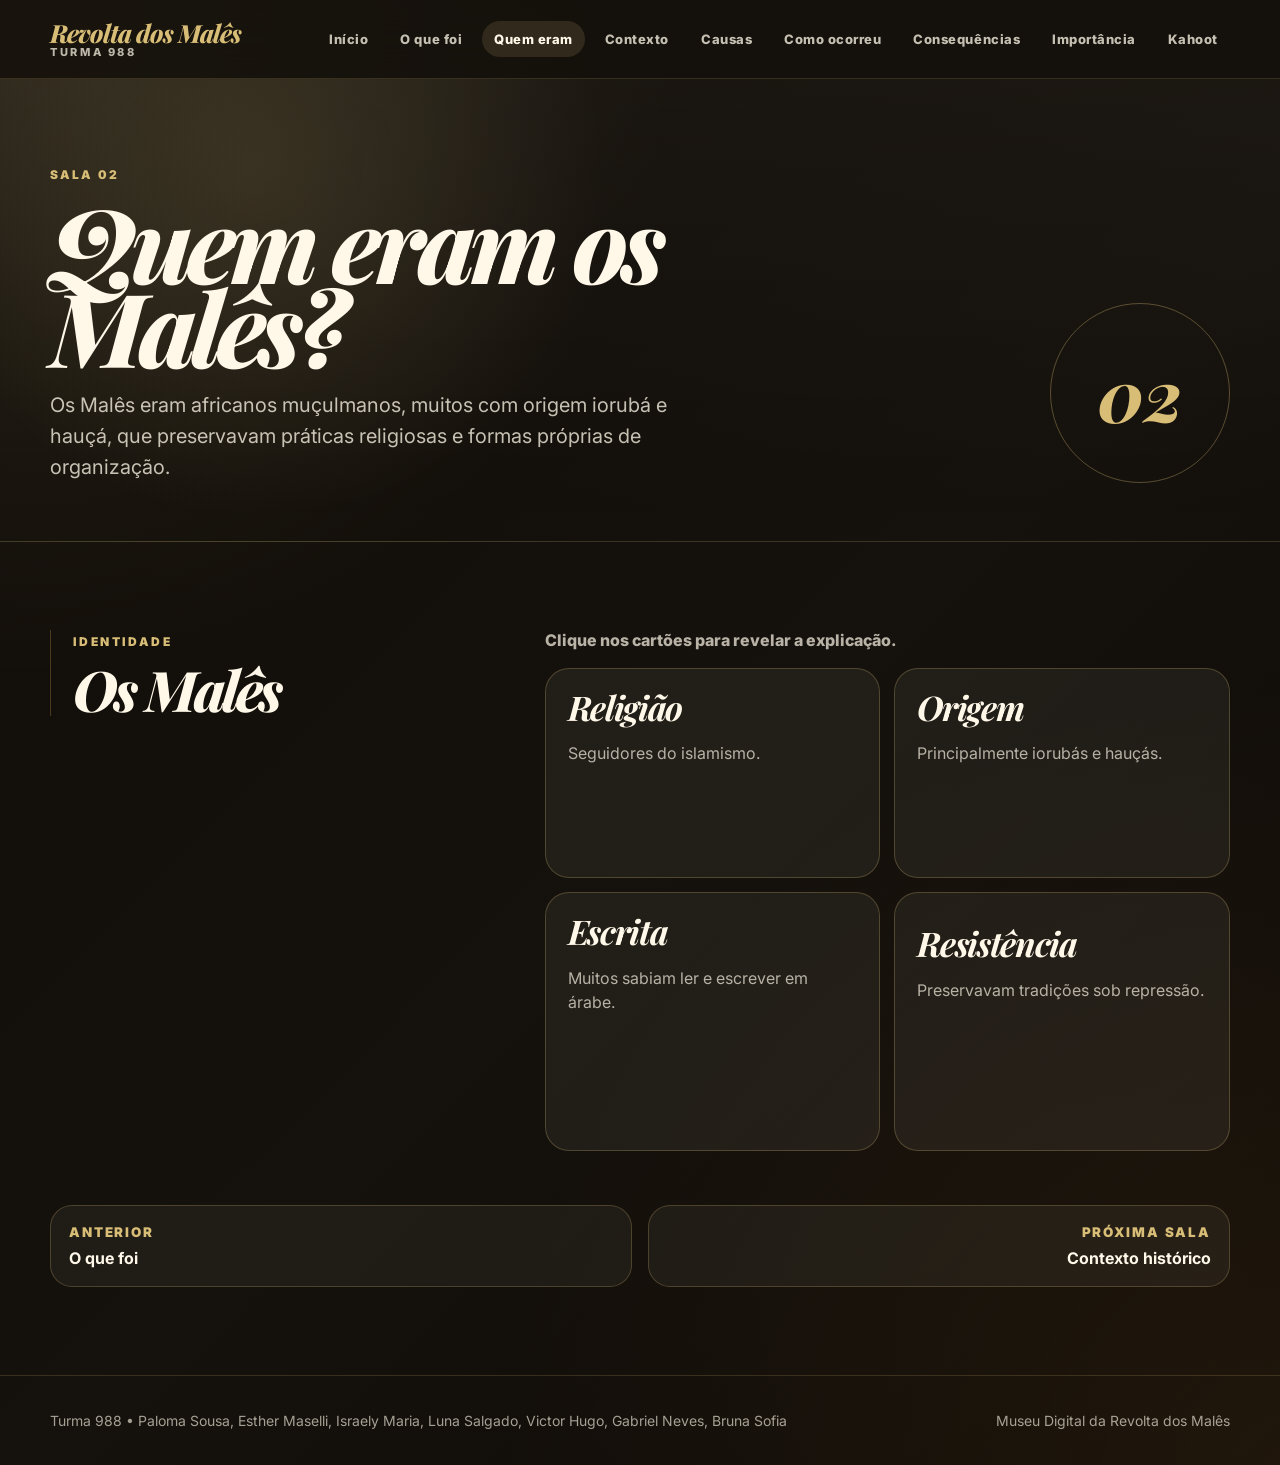
<file: quem-eram.html>
<!DOCTYPE html>
<html lang="pt-BR">
<head>
  <meta charset="UTF-8" />
  <meta name="viewport" content="width=device-width, initial-scale=1.0" />

  <title>Quem eram os Malês? | Revolta dos Malês</title>
  <meta name="description" content="Museu digital interativo sobre a Revolta dos Malês." />

  <link rel="preconnect" href="https://fonts.googleapis.com">
  <link rel="preconnect" href="https://fonts.gstatic.com" crossorigin>
  <link href="https://fonts.googleapis.com/css2?family=Inter:wght@500;600;700;800;900&family=Playfair+Display:ital,wght@1,600;1,700;1,800&display=swap" rel="stylesheet">

  <link rel="stylesheet" href="style.css" />
</head>

<body>
  <div class="site-shell">
    <header class="museum-header">
  <div class="navbar">
    <a class="logo" href="index.html">
      <span>Revolta dos Malês</span>
      <span>Turma 988</span>
    </a>

    <button class="menu-toggle" type="button" data-menu-toggle>Menu</button>

    <nav class="navlinks" data-navlinks>
      <a href="index.html">Início</a>
      <a href="o-que-foi.html">O que foi</a>
      <a href="quem-eram.html">Quem eram</a>
      <a href="contexto.html">Contexto</a>
      <a href="causas.html">Causas</a>
      <a href="como-ocorreu.html">Como ocorreu</a>
      <a href="consequencias.html">Consequências</a>
      <a href="importancia.html">Importância</a>
      <a href="kahoot.html">Kahoot</a>
    </nav>
  </div>
</header>

    <main>
  <section class="page-hero">
    <div class="page-hero-inner">
      <div class="reveal">
        <div class="breadcrumb">Sala 02</div>
        <h1>Quem eram os Malês?</h1>
        <p>Os Malês eram africanos muçulmanos, muitos com origem iorubá e hauçá, que preservavam práticas religiosas e formas próprias de organização.</p>
      </div>
      <div class="room-number reveal">02</div>
    </div>
  </section>

  <section class="section">
    <div class="container content-grid">
      <aside class="side-label reveal">
        <span>Identidade</span>
        <h2>Os Malês</h2>
      </aside>

      <div class="reveal">
      <p class="interactive-note">Clique nos cartões para revelar a explicação.</p>
      <div class="flip-grid">
        <button class="flip" type="button">
          <strong>Religião</strong>
          <span>Seguidores do islamismo.</span>
          <span class="hidden">A fé islâmica ajudava a criar vínculos culturais, identidade comum e formas de organização entre os participantes.</span>
        </button>
        <button class="flip" type="button">
          <strong>Origem</strong>
          <span>Principalmente iorubás e hauçás.</span>
          <span class="hidden">Essas origens mostram a diversidade africana presente em Salvador no século XIX.</span>
        </button>
        <button class="flip" type="button">
          <strong>Escrita</strong>
          <span>Muitos sabiam ler e escrever em árabe.</span>
          <span class="hidden">Essa característica revela conhecimento, circulação de ideias e capacidade de comunicação dentro do grupo.</span>
        </button>
        <button class="flip" type="button">
          <strong>Resistência</strong>
          <span>Preservavam tradições sob repressão.</span>
          <span class="hidden">Mesmo vivendo em um sistema violento, mantinham práticas culturais e religiosas como forma de resistência.</span>
        </button>
      </div>
    </div>
    </div>

    <div class="container">
      <div class="pager">
        <a href="o-que-foi.html">
          <small>Anterior</small>
          <strong>O que foi</strong>
        </a>
        <a href="contexto.html">
          <small>Próxima sala</small>
          <strong>Contexto histórico</strong>
        </a>
      </div>
    </div>
  </section>
</main>

    <footer class="footer">
  <div class="footer-inner">
    <span>Turma 988 • Paloma Sousa, Esther Maselli, Israely Maria, Luna Salgado, Victor Hugo, Gabriel Neves, Bruna Sofia</span>
    <span>Museu Digital da Revolta dos Malês</span>
  </div>
</footer>
  </div>

  <script src="config.js"></script>
  <script src="script.js"></script>
</body>
</html>
</file>
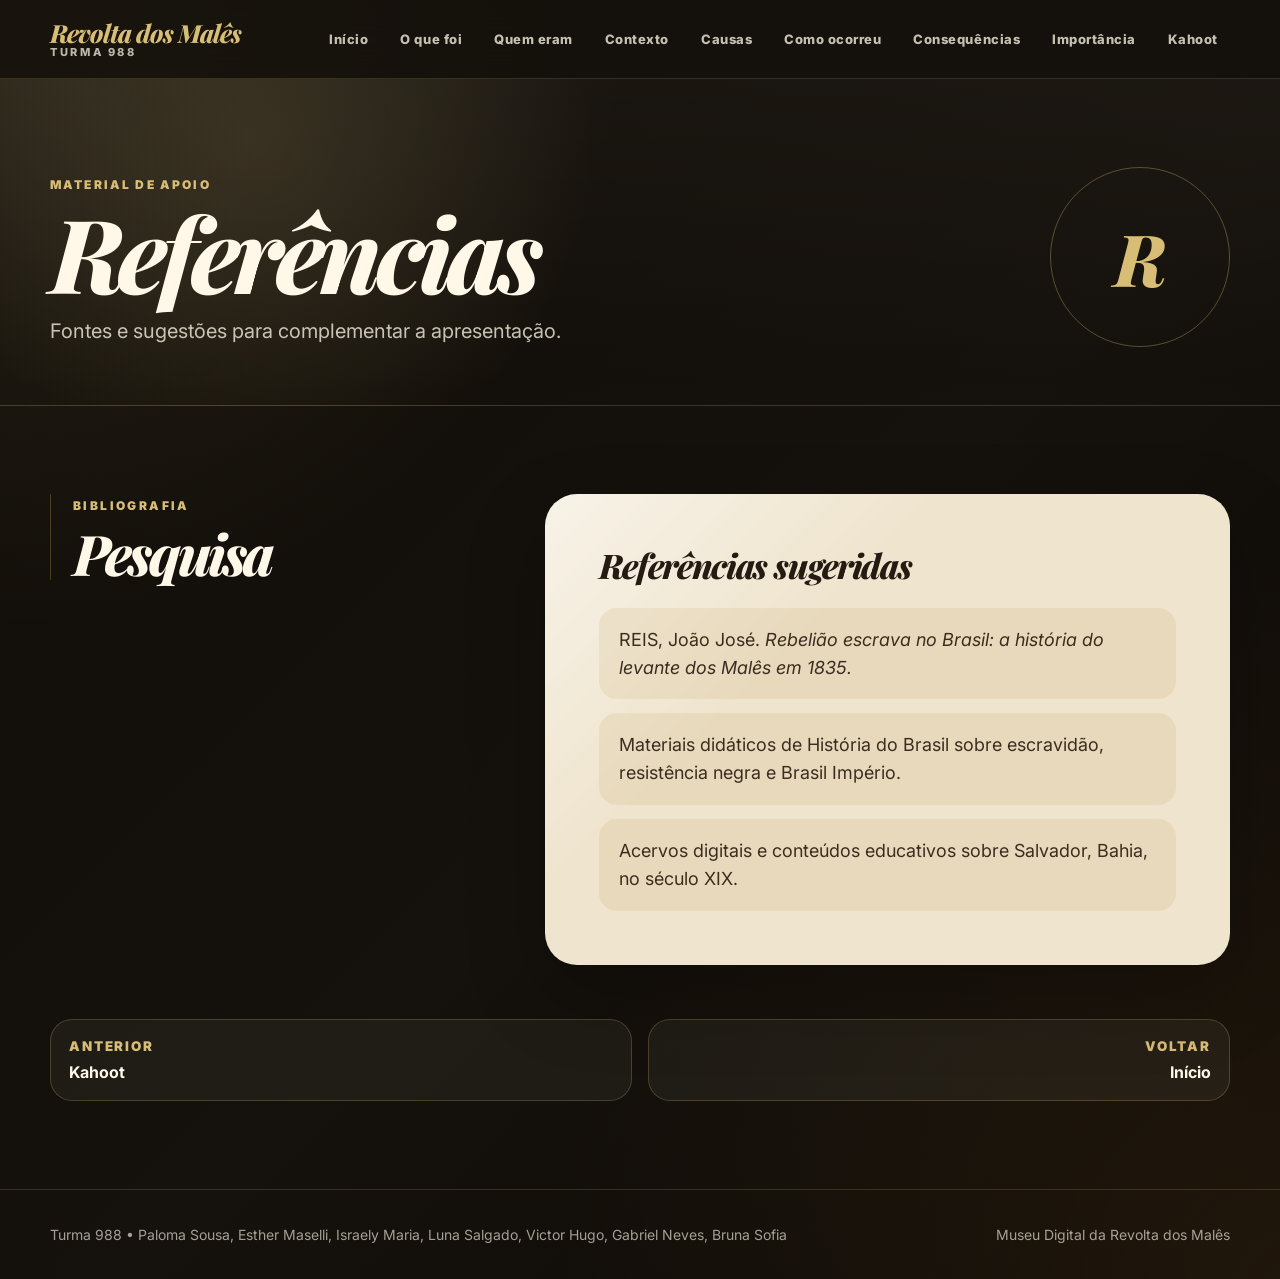
<file: referencias.html>
<!DOCTYPE html>
<html lang="pt-BR">
<head>
  <meta charset="UTF-8" />
  <meta name="viewport" content="width=device-width, initial-scale=1.0" />

  <title>Referências | Revolta dos Malês</title>
  <meta name="description" content="Museu digital interativo sobre a Revolta dos Malês." />

  <link rel="preconnect" href="https://fonts.googleapis.com">
  <link rel="preconnect" href="https://fonts.gstatic.com" crossorigin>
  <link href="https://fonts.googleapis.com/css2?family=Inter:wght@500;600;700;800;900&family=Playfair+Display:ital,wght@1,600;1,700;1,800&display=swap" rel="stylesheet">

  <link rel="stylesheet" href="style.css" />
</head>

<body>
  <div class="site-shell">
    <header class="museum-header">
  <div class="navbar">
    <a class="logo" href="index.html">
      <span>Revolta dos Malês</span>
      <span>Turma 988</span>
    </a>

    <button class="menu-toggle" type="button" data-menu-toggle>Menu</button>

    <nav class="navlinks" data-navlinks>
      <a href="index.html">Início</a>
      <a href="o-que-foi.html">O que foi</a>
      <a href="quem-eram.html">Quem eram</a>
      <a href="contexto.html">Contexto</a>
      <a href="causas.html">Causas</a>
      <a href="como-ocorreu.html">Como ocorreu</a>
      <a href="consequencias.html">Consequências</a>
      <a href="importancia.html">Importância</a>
      <a href="kahoot.html">Kahoot</a>
    </nav>
  </div>
</header>

    <main>
  <section class="page-hero">
    <div class="page-hero-inner">
      <div class="reveal">
        <div class="breadcrumb">Material de apoio</div>
        <h1>Referências</h1>
        <p>Fontes e sugestões para complementar a apresentação.</p>
      </div>
      <div class="room-number reveal">R</div>
    </div>
  </section>

  <section class="section">
    <div class="container content-grid">
      <aside class="side-label reveal">
        <span>Bibliografia</span>
        <h2>Pesquisa</h2>
      </aside>

      <article class="article-card reveal">
        <h3>Referências sugeridas</h3>
        <ul class="clean-list">
          <li>REIS, João José. <em>Rebelião escrava no Brasil: a história do levante dos Malês em 1835.</em></li>
          <li>Materiais didáticos de História do Brasil sobre escravidão, resistência negra e Brasil Império.</li>
          <li>Acervos digitais e conteúdos educativos sobre Salvador, Bahia, no século XIX.</li>
        </ul>
      </article>
    </div>

    <div class="container">
      <div class="pager">
        <a href="kahoot.html">
          <small>Anterior</small>
          <strong>Kahoot</strong>
        </a>
        <a href="index.html">
          <small>Voltar</small>
          <strong>Início</strong>
        </a>
      </div>
    </div>
  </section>
</main>

    <footer class="footer">
  <div class="footer-inner">
    <span>Turma 988 • Paloma Sousa, Esther Maselli, Israely Maria, Luna Salgado, Victor Hugo, Gabriel Neves, Bruna Sofia</span>
    <span>Museu Digital da Revolta dos Malês</span>
  </div>
</footer>
  </div>

  <script src="config.js"></script>
  <script src="script.js"></script>
</body>
</html>
</file>
<file: style.css>
/* =========================================================
   Museu Digital | Revolta dos Malês
   Versão GitHub com todos os arquivos na mesma pasta
   ========================================================= */

:root {
  --bg: #15110c;
  --bg-2: #211a12;
  --paper: #efe4cd;
  --paper-2: #f7eedc;
  --ink: #251b12;
  --muted: #6f5b42;
  --gold: #b18a45;
  --gold-2: #d8bd77;
  --line: rgba(177, 138, 69, 0.35);
  --white: #fff8e9;
  --shadow: rgba(0, 0, 0, 0.28);
  --max: 1180px;
}

* {
  box-sizing: border-box;
}

html {
  scroll-behavior: smooth;
}

body {
  margin: 0;
  color: var(--paper);
  background:
    radial-gradient(circle at top left, rgba(216, 189, 119, 0.12), transparent 35%),
    radial-gradient(circle at bottom right, rgba(145, 96, 37, 0.14), transparent 40%),
    linear-gradient(135deg, #100d09, var(--bg) 55%, #0d0a07);
  font-family: "Inter", system-ui, -apple-system, BlinkMacSystemFont, "Segoe UI", sans-serif;
  overflow-x: hidden;
}

body::before {
  content: "";
  position: fixed;
  inset: 0;
  opacity: 0.08;
  pointer-events: none;
  background-image:
    linear-gradient(90deg, rgba(255,255,255,.08) 1px, transparent 1px),
    linear-gradient(rgba(255,255,255,.08) 1px, transparent 1px);
  background-size: 42px 42px;
  mask-image: radial-gradient(circle at center, black, transparent 78%);
  z-index: 0;
}

a {
  color: inherit;
}

button {
  font: inherit;
}

.site-shell {
  position: relative;
  z-index: 1;
}

.museum-header {
  position: sticky;
  top: 0;
  z-index: 20;
  backdrop-filter: blur(18px);
  background: rgba(21, 17, 12, 0.78);
  border-bottom: 1px solid rgba(216, 189, 119, 0.18);
}

.navbar {
  width: min(var(--max), calc(100% - 32px));
  margin: 0 auto;
  min-height: 78px;
  display: flex;
  align-items: center;
  justify-content: space-between;
  gap: 22px;
  padding: 10px 0;
}

.logo {
  text-decoration: none;
  display: grid;
  gap: 2px;
  line-height: 1;
  min-width: max-content;
}

.logo span:first-child {
  color: var(--gold-2);
  font-family: "Playfair Display", Georgia, serif;
  font-size: 25px;
  font-style: italic;
  font-weight: 800;
  letter-spacing: -0.04em;
}

.logo span:last-child {
  color: rgba(255, 248, 233, 0.72);
  font-size: 11px;
  font-weight: 800;
  letter-spacing: 0.24em;
  text-transform: uppercase;
}

.menu-toggle {
  display: none;
  border: 1px solid rgba(216, 189, 119, 0.35);
  background: rgba(255, 248, 233, 0.06);
  color: var(--paper);
  border-radius: 999px;
  padding: 10px 14px;
  cursor: pointer;
}

.navlinks {
  display: flex;
  align-items: center;
  gap: 8px;
  flex-wrap: wrap;
  justify-content: flex-end;
}

.navlinks a {
  text-decoration: none;
  color: rgba(255, 248, 233, 0.76);
  font-size: 13px;
  font-weight: 800;
  letter-spacing: 0.04em;
  padding: 10px 12px;
  border-radius: 999px;
  transition: 180ms ease;
}

.navlinks a:hover,
.navlinks a.active {
  color: var(--white);
  background: rgba(216, 189, 119, 0.14);
}

.hero {
  min-height: calc(100vh - 78px);
  display: grid;
  align-items: center;
  position: relative;
  overflow: hidden;
  border-bottom: 1px solid rgba(216, 189, 119, 0.18);
}

.hero::after {
  content: "";
  position: absolute;
  inset: auto -10% -30% -10%;
  height: 50%;
  background: radial-gradient(ellipse at center, rgba(216, 189, 119, 0.18), transparent 65%);
  pointer-events: none;
}

.hero-inner {
  width: min(var(--max), calc(100% - 32px));
  margin: 0 auto;
  display: grid;
  grid-template-columns: 1.05fr 0.95fr;
  align-items: center;
  gap: 48px;
  padding: 70px 0;
}

.kicker {
  display: inline-flex;
  align-items: center;
  gap: 10px;
  color: var(--gold-2);
  text-transform: uppercase;
  letter-spacing: 0.22em;
  font-size: 12px;
  font-weight: 900;
}

.kicker::before {
  content: "";
  width: 46px;
  height: 1px;
  background: var(--gold-2);
}

h1,
h2,
h3,
.room-title,
.big-serif {
  font-family: "Playfair Display", Georgia, serif;
  font-style: italic;
  font-weight: 800;
  letter-spacing: -0.06em;
}

h1 {
  margin: 20px 0 22px;
  font-size: clamp(68px, 10vw, 142px);
  line-height: 0.82;
  color: var(--white);
}

.hero-copy {
  max-width: 650px;
  color: rgba(255, 248, 233, 0.78);
  font-size: clamp(18px, 2vw, 24px);
  line-height: 1.5;
}

.hero-actions {
  display: flex;
  gap: 14px;
  flex-wrap: wrap;
  margin-top: 32px;
}

.btn {
  display: inline-flex;
  align-items: center;
  justify-content: center;
  gap: 10px;
  text-decoration: none;
  border-radius: 999px;
  padding: 14px 20px;
  font-weight: 900;
  letter-spacing: 0.04em;
  transition: 180ms ease;
}

.btn-primary {
  background: var(--gold-2);
  color: #1c150d;
}

.btn-outline {
  border: 1px solid rgba(255, 248, 233, 0.36);
  color: var(--white);
}

.btn:hover {
  transform: translateY(-2px);
  box-shadow: 0 18px 40px rgba(0,0,0,0.22);
}

.museum-card {
  position: relative;
  min-height: 560px;
  border: 1px solid rgba(216, 189, 119, 0.24);
  border-radius: 34px;
  background:
    linear-gradient(160deg, rgba(239, 228, 205, 0.14), rgba(239, 228, 205, 0.04)),
    rgba(255, 248, 233, 0.04);
  box-shadow: 0 30px 80px rgba(0,0,0,0.28);
  overflow: hidden;
}

.museum-card::before {
  content: "";
  position: absolute;
  inset: 24px;
  border: 1px solid rgba(216, 189, 119, 0.22);
  border-radius: 24px;
  pointer-events: none;
}

.exhibit-visual {
  height: 100%;
  display: grid;
  place-items: center;
  padding: 45px;
}

.exhibit-visual svg {
  width: min(100%, 520px);
  height: auto;
  filter: drop-shadow(0 30px 40px rgba(0,0,0,0.24));
}

.section {
  padding: 88px 0;
}

.container {
  width: min(var(--max), calc(100% - 32px));
  margin: 0 auto;
}

.section-head {
  display: grid;
  gap: 12px;
  max-width: 820px;
  margin-bottom: 38px;
}

.section-head.center {
  margin-inline: auto;
  text-align: center;
  justify-items: center;
}

.section-head h2 {
  margin: 0;
  color: var(--white);
  font-size: clamp(42px, 6vw, 82px);
  line-height: 0.94;
}

.section-head p {
  margin: 0;
  color: rgba(255, 248, 233, 0.72);
  font-size: 18px;
  line-height: 1.6;
}

.rooms-grid {
  display: grid;
  grid-template-columns: repeat(3, 1fr);
  gap: 18px;
}

.room-card {
  position: relative;
  min-height: 300px;
  text-decoration: none;
  color: var(--paper);
  border: 1px solid rgba(216, 189, 119, 0.22);
  border-radius: 28px;
  background:
    radial-gradient(circle at top right, rgba(216, 189, 119, 0.14), transparent 45%),
    rgba(255, 248, 233, 0.05);
  padding: 26px;
  overflow: hidden;
  transition: 180ms ease;
}

.room-card:hover {
  transform: translateY(-5px);
  border-color: rgba(216, 189, 119, 0.6);
  box-shadow: 0 20px 50px rgba(0,0,0,0.25);
}

.room-card small {
  color: var(--gold-2);
  font-weight: 900;
  letter-spacing: 0.2em;
  text-transform: uppercase;
}

.room-card h3 {
  color: var(--white);
  font-size: 40px;
  line-height: 0.95;
  margin: 36px 0 18px;
}

.room-card p {
  color: rgba(255, 248, 233, 0.72);
  line-height: 1.55;
  margin: 0;
}

.room-card .arrow {
  position: absolute;
  right: 24px;
  bottom: 22px;
  color: var(--gold-2);
  font-size: 28px;
}

.page-hero {
  padding: 88px 0 58px;
  border-bottom: 1px solid rgba(216, 189, 119, 0.18);
  background:
    radial-gradient(circle at 20% 20%, rgba(216, 189, 119, 0.12), transparent 32%),
    linear-gradient(180deg, rgba(255, 248, 233, 0.03), transparent);
}

.page-hero-inner {
  width: min(var(--max), calc(100% - 32px));
  margin: 0 auto;
  display: grid;
  grid-template-columns: 1fr 0.68fr;
  gap: 38px;
  align-items: end;
}

.breadcrumb {
  color: var(--gold-2);
  font-size: 12px;
  font-weight: 900;
  letter-spacing: 0.18em;
  text-transform: uppercase;
  margin-bottom: 18px;
}

.page-hero h1 {
  font-size: clamp(56px, 8vw, 112px);
  margin: 0;
}

.page-hero p {
  margin: 22px 0 0;
  color: rgba(255, 248, 233, 0.76);
  font-size: 20px;
  line-height: 1.55;
  max-width: 760px;
}

.room-number {
  justify-self: end;
  width: 180px;
  aspect-ratio: 1;
  border: 1px solid rgba(216, 189, 119, 0.35);
  border-radius: 50%;
  display: grid;
  place-items: center;
  color: var(--gold-2);
  font-family: "Playfair Display", Georgia, serif;
  font-style: italic;
  font-weight: 800;
  font-size: 72px;
}

.content-grid {
  display: grid;
  grid-template-columns: 0.8fr 1.2fr;
  gap: 38px;
  align-items: start;
}

.side-label {
  position: sticky;
  top: 112px;
  border-left: 1px solid var(--line);
  padding-left: 22px;
}

.side-label span {
  color: var(--gold-2);
  text-transform: uppercase;
  letter-spacing: 0.2em;
  font-size: 12px;
  font-weight: 900;
}

.side-label h2 {
  color: var(--white);
  margin: 12px 0 0;
  font-size: 56px;
  line-height: 0.96;
}

.article-card {
  color: var(--ink);
  background:
    linear-gradient(135deg, rgba(255,255,255,0.55), transparent 35%),
    var(--paper);
  border-radius: 32px;
  padding: clamp(28px, 5vw, 54px);
  box-shadow: 0 30px 80px rgba(0,0,0,0.22);
}

.article-card h3 {
  color: var(--ink);
  margin: 0 0 16px;
  font-size: 34px;
  line-height: 1.05;
  letter-spacing: -0.04em;
}

.article-card p {
  color: #3b2e21;
  font-size: 19px;
  line-height: 1.75;
  margin: 0;
}

.article-card p + p {
  margin-top: 18px;
}

.highlight-box {
  margin-top: 22px;
  padding: 22px;
  background: rgba(177, 138, 69, 0.14);
  border: 1px solid rgba(177, 138, 69, 0.24);
  border-radius: 22px;
}

.highlight-box strong {
  color: #1c150d;
}

.fact-list,
.clean-list {
  display: grid;
  gap: 14px;
  margin: 24px 0 0;
  padding: 0;
  list-style: none;
}

.fact-list li,
.clean-list li {
  padding: 18px 20px;
  border-radius: 18px;
  background: rgba(177, 138, 69, 0.12);
  color: #3b2e21;
  line-height: 1.55;
  font-size: 18px;
}

.fact-list li strong {
  color: #1f160e;
}

.interactive-note {
  margin: 0 0 18px;
  color: rgba(255, 248, 233, 0.7);
  font-weight: 800;
}

.flip-grid {
  display: grid;
  grid-template-columns: repeat(2, 1fr);
  gap: 14px;
}

.flip {
  min-height: 190px;
  position: relative;
  border: 1px solid rgba(216, 189, 119, 0.26);
  border-radius: 24px;
  background: rgba(255, 248, 233, 0.06);
  color: var(--paper);
  cursor: pointer;
  padding: 22px;
  overflow: hidden;
  text-align: left;
}

.flip strong {
  display: block;
  color: var(--white);
  font-family: "Playfair Display", Georgia, serif;
  font-style: italic;
  font-size: 34px;
  line-height: 0.95;
  letter-spacing: -0.04em;
}

.flip span {
  display: block;
  margin-top: 18px;
  color: rgba(255, 248, 233, 0.68);
  line-height: 1.5;
}

.flip .hidden {
  opacity: 0;
  transform: translateY(12px);
  transition: 180ms ease;
}

.flip.is-open {
  background: rgba(216, 189, 119, 0.14);
  border-color: rgba(216, 189, 119, 0.6);
}

.flip.is-open .hidden {
  opacity: 1;
  transform: translateY(0);
}

.timeline {
  position: relative;
  display: grid;
  gap: 22px;
}

.timeline::before {
  content: "";
  position: absolute;
  left: 25px;
  top: 12px;
  bottom: 12px;
  width: 1px;
  background: var(--line);
}

.timeline-item {
  display: grid;
  grid-template-columns: 52px 1fr;
  gap: 20px;
  align-items: start;
}

.dot {
  width: 52px;
  aspect-ratio: 1;
  border-radius: 50%;
  background: var(--gold-2);
  color: #1c150d;
  display: grid;
  place-items: center;
  font-weight: 900;
  position: relative;
  z-index: 1;
}

.timeline-card {
  background: rgba(255, 248, 233, 0.06);
  border: 1px solid rgba(216, 189, 119, 0.22);
  border-radius: 24px;
  padding: 24px;
}

.timeline-card h3 {
  margin: 0 0 8px;
  color: var(--white);
  font-size: 26px;
  line-height: 1.1;
}

.timeline-card p {
  color: rgba(255, 248, 233, 0.72);
  margin: 0;
  line-height: 1.6;
}

.cause-tabs {
  display: grid;
  grid-template-columns: 0.9fr 1.1fr;
  gap: 22px;
}

.tab-buttons {
  display: grid;
  gap: 10px;
}

.tab-btn {
  border: 1px solid rgba(216, 189, 119, 0.24);
  color: var(--paper);
  background: rgba(255, 248, 233, 0.05);
  border-radius: 18px;
  padding: 18px;
  text-align: left;
  cursor: pointer;
  font-weight: 900;
}

.tab-btn.active {
  background: rgba(216, 189, 119, 0.18);
  border-color: rgba(216, 189, 119, 0.64);
}

.tab-content {
  min-height: 260px;
  color: var(--ink);
  background: var(--paper);
  border-radius: 26px;
  padding: 32px;
  display: grid;
  align-content: center;
}

.tab-content h3 {
  margin: 0 0 12px;
  color: var(--ink);
  font-size: 34px;
}

.tab-content p {
  margin: 0;
  color: #3b2e21;
  font-size: 20px;
  line-height: 1.65;
}

.kahoot-panel {
  display: grid;
  grid-template-columns: 1fr 340px;
  gap: 32px;
  align-items: center;
  background: rgba(255, 248, 233, 0.06);
  border: 1px solid rgba(216, 189, 119, 0.24);
  border-radius: 34px;
  padding: 34px;
}

.qr-box {
  aspect-ratio: 1;
  border-radius: 24px;
  background:
    linear-gradient(45deg, rgba(216,189,119,0.16) 25%, transparent 25% 50%, rgba(216,189,119,0.16) 50% 75%, transparent 75%),
    rgba(0,0,0,0.2);
  background-size: 40px 40px;
  border: 1px dashed rgba(216, 189, 119, 0.68);
  display: grid;
  place-items: center;
  text-align: center;
  color: var(--gold-2);
  font-weight: 900;
}

.qr-box img {
  width: 100%;
  height: 100%;
  object-fit: contain;
  background: #fff;
  padding: 14px;
  border-radius: 24px;
}

.question-list {
  display: grid;
  gap: 12px;
}

.question {
  background: rgba(255, 248, 233, 0.06);
  border: 1px solid rgba(216, 189, 119, 0.18);
  border-radius: 18px;
  padding: 18px;
}

.question summary {
  cursor: pointer;
  font-weight: 900;
  color: var(--white);
}

.question p {
  margin: 12px 0 0;
  color: rgba(255, 248, 233, 0.72);
  line-height: 1.6;
}

.pager {
  display: flex;
  justify-content: space-between;
  gap: 16px;
  margin-top: 54px;
}

.pager a {
  text-decoration: none;
  flex: 1;
  border: 1px solid rgba(216, 189, 119, 0.24);
  border-radius: 22px;
  padding: 18px;
  background: rgba(255, 248, 233, 0.05);
}

.pager a:last-child {
  text-align: right;
}

.pager small {
  display: block;
  color: var(--gold-2);
  font-weight: 900;
  letter-spacing: 0.14em;
  text-transform: uppercase;
  margin-bottom: 8px;
}

.pager strong {
  color: var(--white);
}

.footer {
  border-top: 1px solid rgba(216, 189, 119, 0.18);
  padding: 34px 0;
  color: rgba(255, 248, 233, 0.62);
}

.footer-inner {
  width: min(var(--max), calc(100% - 32px));
  margin: 0 auto;
  display: flex;
  justify-content: space-between;
  gap: 20px;
  font-size: 14px;
  line-height: 1.5;
}

.reveal {
  opacity: 0;
  transform: translateY(20px);
  transition: 600ms ease;
}

.reveal.visible {
  opacity: 1;
  transform: translateY(0);
}

@media (max-width: 980px) {
  .menu-toggle {
    display: inline-flex;
  }

  .navlinks {
    position: absolute;
    top: 78px;
    right: 16px;
    left: 16px;
    display: none;
    padding: 14px;
    border: 1px solid rgba(216, 189, 119, 0.24);
    border-radius: 22px;
    background: rgba(21, 17, 12, 0.96);
  }

  .navlinks.open {
    display: grid;
  }

  .hero-inner,
  .page-hero-inner,
  .content-grid,
  .cause-tabs,
  .kahoot-panel {
    grid-template-columns: 1fr;
  }

  .room-number {
    justify-self: start;
  }

  .rooms-grid,
  .flip-grid {
    grid-template-columns: 1fr;
  }

  .side-label {
    position: static;
  }

  .footer-inner {
    flex-direction: column;
  }
}

@media (max-width: 560px) {
  .navbar {
    width: min(var(--max), calc(100% - 22px));
  }

  .container,
  .hero-inner,
  .page-hero-inner,
  .footer-inner {
    width: min(var(--max), calc(100% - 22px));
  }

  .section {
    padding: 58px 0;
  }

  .museum-card {
    min-height: 380px;
  }

  .pager {
    flex-direction: column;
  }

  .pager a:last-child {
    text-align: left;
  }
}
</file>
